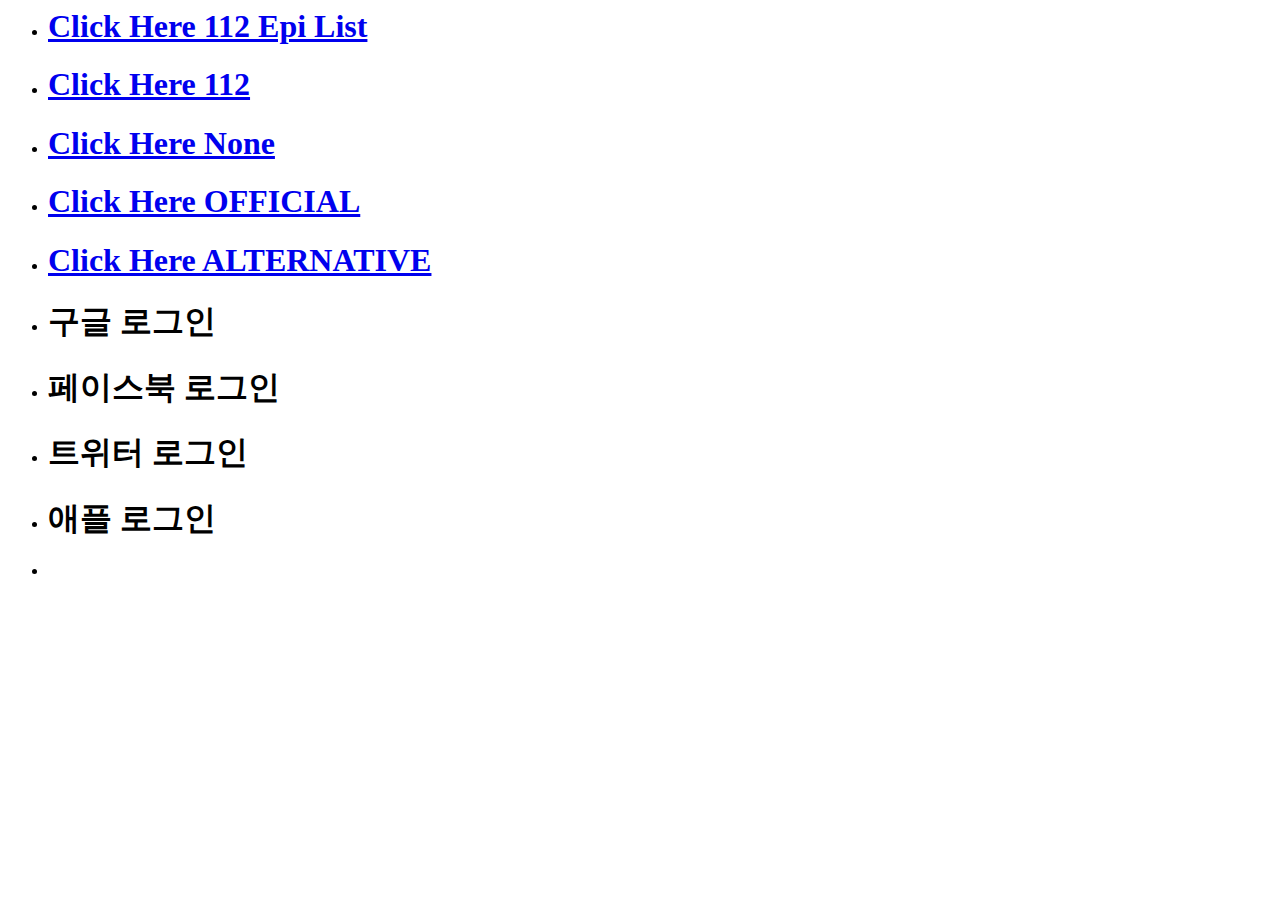
<file: index.html>
<!html>

  <head></head>

  <body>
    <ul>
      <li><a href="toon://open/112">
          <h1>Click Here 112 Epi List</h1>
        </a></li>
      <li><a href="toon://112">
          <h1>Click Here 112</h1>
        </a></li>
      <li><a href="toon://">
          <h1>Click Here None</h1>
        </a></li>
      <li><a href="https://officialcopincomics.app.link?avcc=0">
          <h1>Click Here OFFICIAL</h1>
        </a></li>
      <li><a href="https://officialcopincomics-alternate.app.link?dfsdf=0">
          <h1>Click Here ALTERNATIVE</h1>
        </a></li>
      <li>
        <h1>
          <a onclick="copinLogin('googleLogin');">구글 로그인</a>
        </h1>
      </li>
      <li>
        <h1>
          <a onclick="copinLogin('facebookLogin');">페이스북 로그인</a>
        </h1>
      </li>
      <li>
        <h1>
          <a onclick="copinLogin('twitterLogin');">트위터 로그인</a>
        </h1>
      </li>
      </li>
      <li>
        <h1>
          <a onclick="copinLogin('appleLogin');">애플 로그인</a>
        </h1>
      </li>
      </li>
      </li>
      <li>

    </ul>
    <script>
      function copinLogin(provider) {
        window.webkit.messageHandlers.iOSCopin.postMessage(provider);
      }
    </script>
  </body>

  </html>
</file>
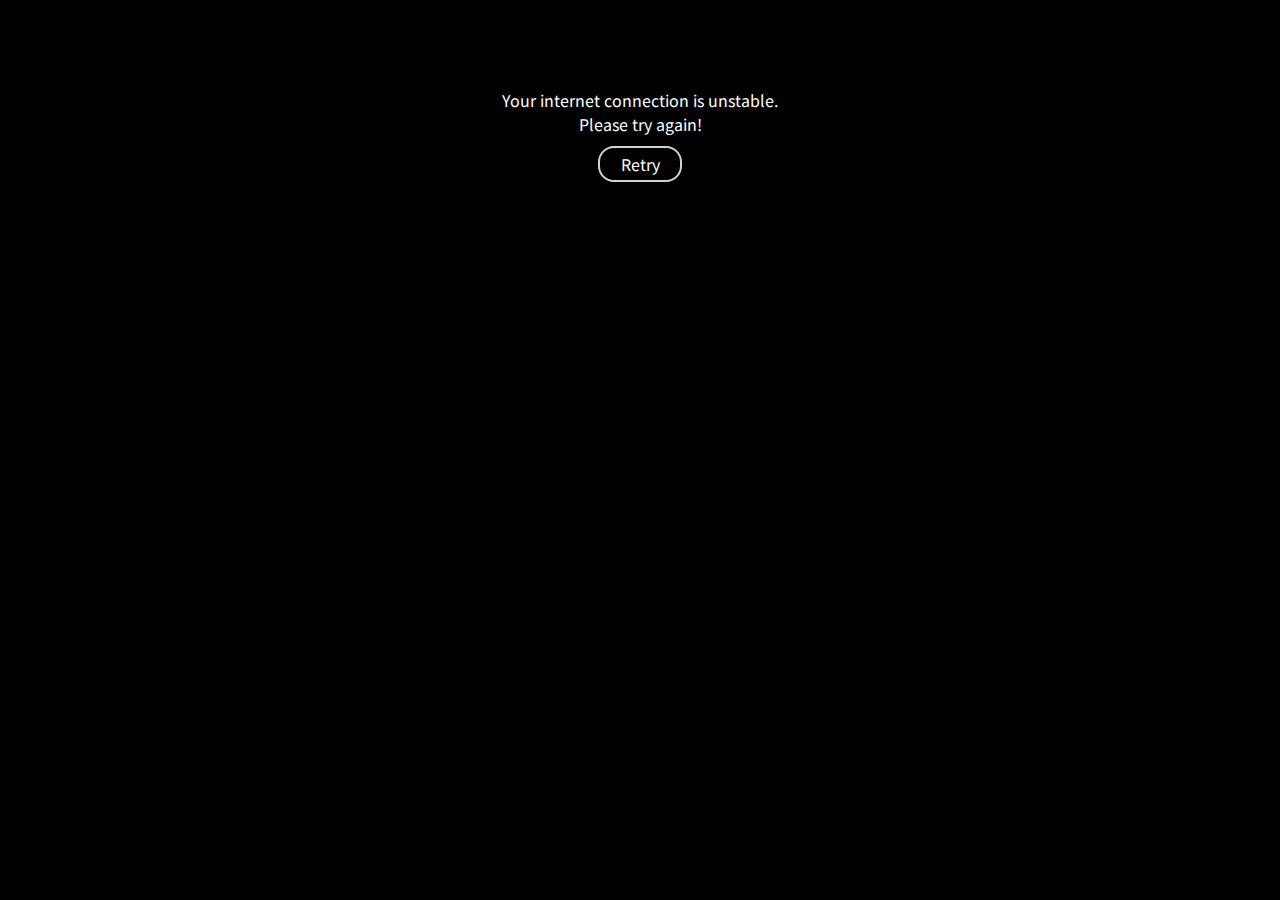
<file: docu.html>
<!DOCTYPE html>
<head>
    <style>
        *{font-family: 'Noto Sans KR', sans-serif;}
        .epiviewloadingindicator { margin-bottom: 10px;}
    </style>
    <link rel="preconnect" href="https://fonts.googleapis.com">
    <link rel="preconnect" href="https://fonts.gstatic.com" crossorigin>
    <link href="https://fonts.googleapis.com/css2?family=Noto+Sans+KR&display=swap" rel="stylesheet">
</head>
<body style="background-color: #000;">
    <div class="epiviewloadingindicator" style="display: none; height: 100px; text-align: center; color: white; background-color: black; padding-top: 80px;">Loading First Image</div>
    <div class="epiviewloadingindicator type1" style="height: 100px; text-align: center; color: white; background-color: black; padding-top: 80px;">
        <div class="title">Loading Image</div>
        <div class="retry" onclick="pro()" style="display: none; border: 2px solid lightgray; border-radius: 16px; padding: 4px 8px; width: 64px; margin: 10px auto;">Retry</div>
    </div>
<script>

    const DURATION = 30;
    const START_TIMER_DELAY = 100;
    const ERROR_POINT = 54;


    /* type1 */
    var title1 = document.querySelector('.type1 .title');
    var retry = document.querySelector('.type1 .retry');
    function pro(){
        console.log('start');
        retry.style.display = 'none'; 
        for (let i=0; i<=44; i++) {
            setTimeout(function(){    
                title1.innerHTML = `Loading Image ${i}%`;
                if (i == 44) {
                    title1.innerHTML = 'Your internet connection is unstable. <br> Please try again!';
                    retry.style.display = 'block';
                }
            }, i*DURATION + START_TIMER_DELAY)
        }
    }
    
    window.onload = pro();
</script>
</html>
</file>
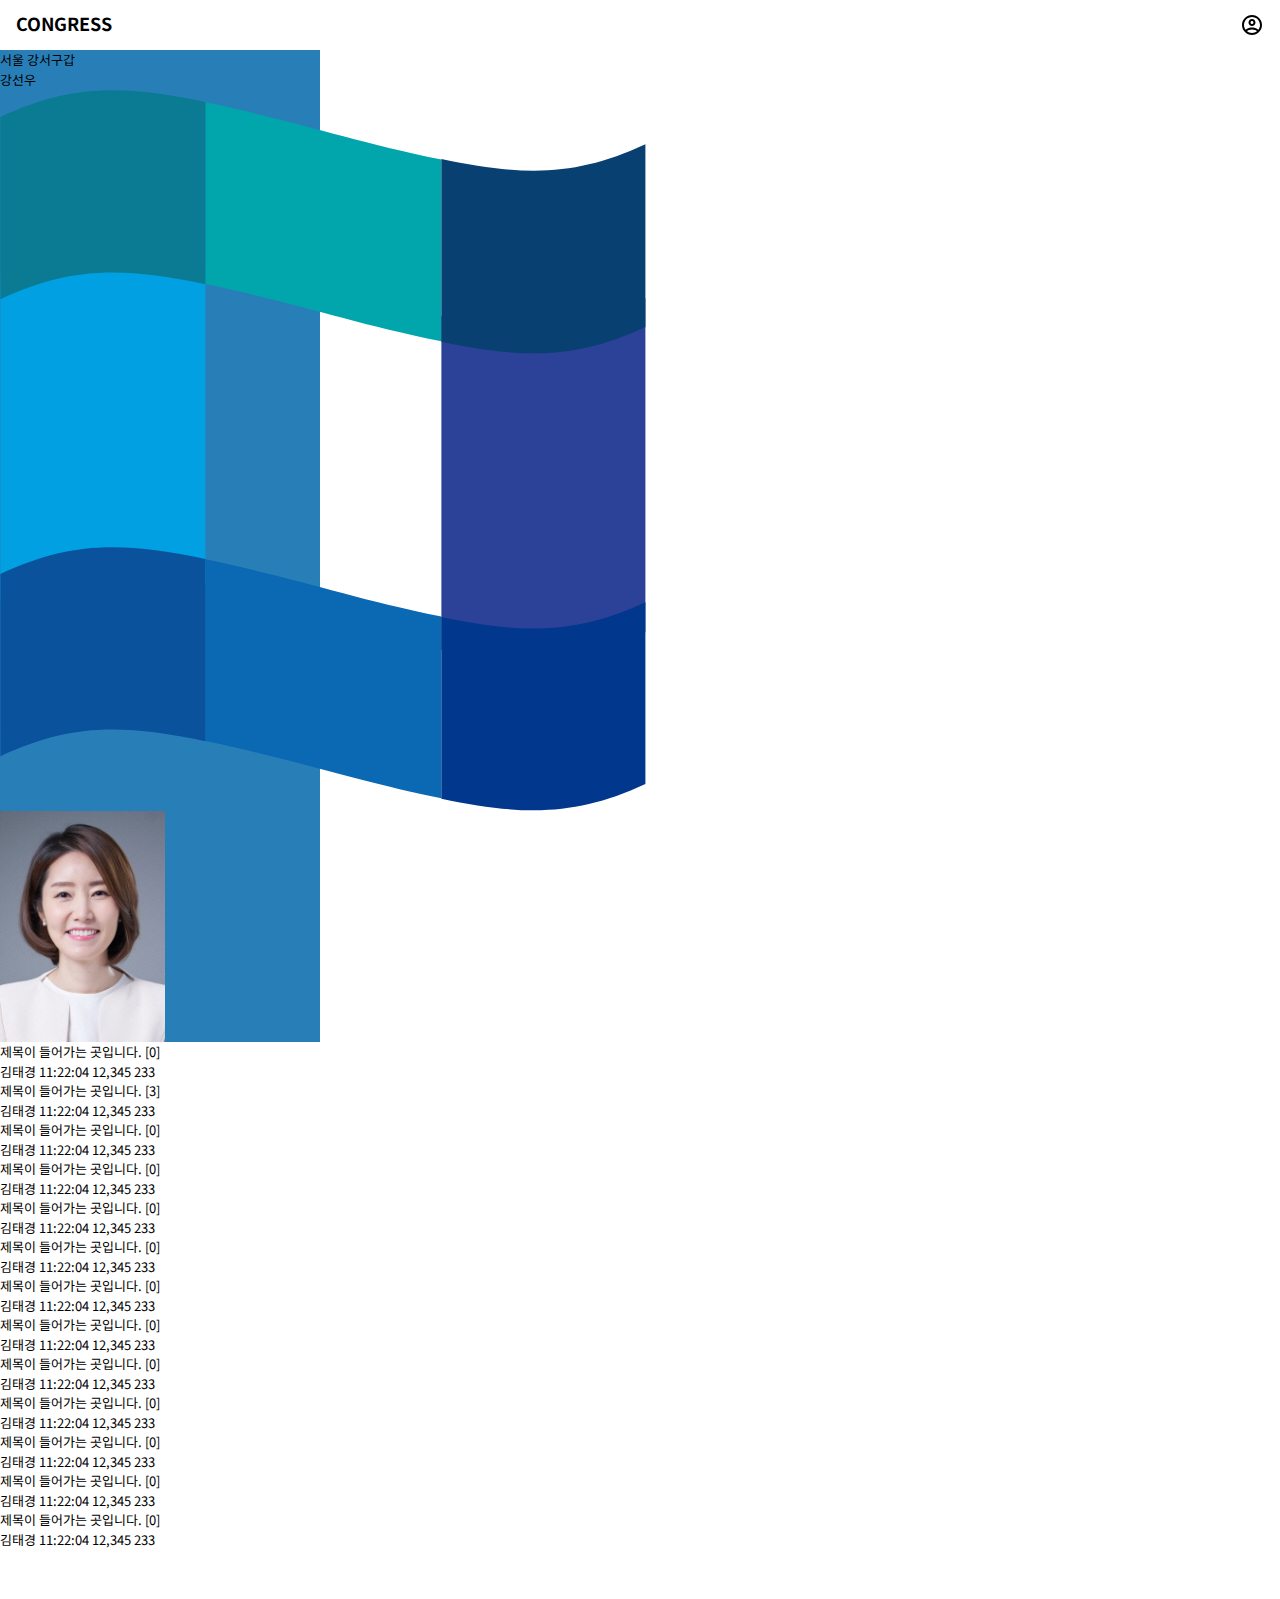
<file: congresswww/forum.html>
<!DOCTYPE html>
<head>
    <meta charset="utf-8">
    <meta http-equiv="X-UA-Compatible" content="IE=edge">
    <meta name="format-detection" content="telephone=no">
    <meta name="viewport" content="width=320, minimum-scale=1.0, maximum-scale=4.0, user-scalable=no">

    <meta name="mobile-web-app-capable" content="yes">
    <meta name="apple-mobile-web-app-capable" content="yes">
    <meta name="apple-mobile-web-app-status-bar-style" content="black-translucent">
    <link rel="stylesheet" href="./css/main.css">
    <link rel="preconnect" href="https://fonts.googleapis.com">
    <link rel="preconnect" href="https://fonts.gstatic.com" crossorigin>
    <link href="https://fonts.googleapis.com/css2?family=Roboto:wght@500&display=swap" rel="stylesheet">
    <script src="js/main.js"></script>
    <title>Congress :: Web</title>
</head>
<body>
    <header>
        <div class="container">
            <div class="titleBox">
                <span class="title">CONGRESS</span>
            </div>
            <div class="toolBox">
                <img src="img/account_circle_black.svg">
            </div>
        </div>
    </header>

    <main id="forum">
        <section class="head">
            <div class="container party-1">
                <div class="headInfo">
                    <div class="district">서울 강서구갑</div>
                    <div class="memberName">강선우</div>
                </div>
                
                <div class="memberThumb">
                    <div class="infoBox">
                        <img class="partyIcon" src="img/partyicon1.svg">
                    </div>
                    <img class="thumb" src="img/member1.jpg">
                </div>
            </div>
        </section>

        <section class="board">
            <div class="container">
                <ul>
                    <li>
                        <div class="row1">
                            <span class="title">제목이 들어가는 곳입니다.</span>
                            <span class="reply">[0]</span>
                            <span class="isNew"></span>
                            <span class="hasImage"></span>
                        </div>
                        <div class="row2">
                            <span class="wrighter">김태경</span>
                            <span class="createTime">11:22:04</span>
                            <span class="viewCount">12,345</span>
                            <sapn class="likeCount">233</sapn>
                        </div>
                    </li>
                    <li>
                        <div class="row1">
                            <span class="title">제목이 들어가는 곳입니다.</span>
                            <span class="reply">[3]</span>
                            <span class="isNew"></span>
                            <span class="hasImage"></span>
                        </div>
                        <div class="row2">
                            <span class="wrighter">김태경</span>
                            <span class="createTime">11:22:04</span>
                            <span class="viewCount">12,345</span>
                            <sapn class="likeCount">233</sapn>
                        </div>
                    </li>
                    <li>
                        <div class="row1">
                            <span class="title">제목이 들어가는 곳입니다.</span>
                            <span class="reply">[0]</span>
                            <span class="isNew"></span>
                            <span class="hasImage"></span>
                        </div>
                        <div class="row2">
                            <span class="wrighter">김태경</span>
                            <span class="createTime">11:22:04</span>
                            <span class="viewCount">12,345</span>
                            <sapn class="likeCount">233</sapn>
                        </div>
                    </li>
                    <li>
                        <div class="row1">
                            <span class="title">제목이 들어가는 곳입니다.</span>
                            <span class="reply">[0]</span>
                            <span class="isNew"></span>
                            <span class="hasImage"></span>
                        </div>
                        <div class="row2">
                            <span class="wrighter">김태경</span>
                            <span class="createTime">11:22:04</span>
                            <span class="viewCount">12,345</span>
                            <sapn class="likeCount">233</sapn>
                        </div>
                    </li>
                    <li>
                        <div class="row1">
                            <span class="title">제목이 들어가는 곳입니다.</span>
                            <span class="reply">[0]</span>
                            <span class="isNew"></span>
                            <span class="hasImage"></span>
                        </div>
                        <div class="row2">
                            <span class="wrighter">김태경</span>
                            <span class="createTime">11:22:04</span>
                            <span class="viewCount">12,345</span>
                            <sapn class="likeCount">233</sapn>
                        </div>
                    </li>
                    <li>
                        <div class="row1">
                            <span class="title">제목이 들어가는 곳입니다.</span>
                            <span class="reply">[0]</span>
                            <span class="isNew"></span>
                            <span class="hasImage"></span>
                        </div>
                        <div class="row2">
                            <span class="wrighter">김태경</span>
                            <span class="createTime">11:22:04</span>
                            <span class="viewCount">12,345</span>
                            <sapn class="likeCount">233</sapn>
                        </div>
                    </li>
                    <li>
                        <div class="row1">
                            <span class="title">제목이 들어가는 곳입니다.</span>
                            <span class="reply">[0]</span>
                            <span class="isNew"></span>
                            <span class="hasImage"></span>
                        </div>
                        <div class="row2">
                            <span class="wrighter">김태경</span>
                            <span class="createTime">11:22:04</span>
                            <span class="viewCount">12,345</span>
                            <sapn class="likeCount">233</sapn>
                        </div>
                    </li>
                    <li>
                        <div class="row1">
                            <span class="title">제목이 들어가는 곳입니다.</span>
                            <span class="reply">[0]</span>
                            <span class="isNew"></span>
                            <span class="hasImage"></span>
                        </div>
                        <div class="row2">
                            <span class="wrighter">김태경</span>
                            <span class="createTime">11:22:04</span>
                            <span class="viewCount">12,345</span>
                            <sapn class="likeCount">233</sapn>
                        </div>
                    </li>
                    <li>
                        <div class="row1">
                            <span class="title">제목이 들어가는 곳입니다.</span>
                            <span class="reply">[0]</span>
                            <span class="isNew"></span>
                            <span class="hasImage"></span>
                        </div>
                        <div class="row2">
                            <span class="wrighter">김태경</span>
                            <span class="createTime">11:22:04</span>
                            <span class="viewCount">12,345</span>
                            <sapn class="likeCount">233</sapn>
                        </div>
                    </li>
                    <li>
                        <div class="row1">
                            <span class="title">제목이 들어가는 곳입니다.</span>
                            <span class="reply">[0]</span>
                            <span class="isNew"></span>
                            <span class="hasImage"></span>
                        </div>
                        <div class="row2">
                            <span class="wrighter">김태경</span>
                            <span class="createTime">11:22:04</span>
                            <span class="viewCount">12,345</span>
                            <sapn class="likeCount">233</sapn>
                        </div>
                    </li>
                    <li>
                        <div class="row1">
                            <span class="title">제목이 들어가는 곳입니다.</span>
                            <span class="reply">[0]</span>
                            <span class="isNew"></span>
                            <span class="hasImage"></span>
                        </div>
                        <div class="row2">
                            <span class="wrighter">김태경</span>
                            <span class="createTime">11:22:04</span>
                            <span class="viewCount">12,345</span>
                            <sapn class="likeCount">233</sapn>
                        </div>
                    </li>
                    <li>
                        <div class="row1">
                            <span class="title">제목이 들어가는 곳입니다.</span>
                            <span class="reply">[0]</span>
                            <span class="isNew"></span>
                            <span class="hasImage"></span>
                        </div>
                        <div class="row2">
                            <span class="wrighter">김태경</span>
                            <span class="createTime">11:22:04</span>
                            <span class="viewCount">12,345</span>
                            <sapn class="likeCount">233</sapn>
                        </div>
                    </li>
                    <li>
                        <div class="row1">
                            <span class="title">제목이 들어가는 곳입니다.</span>
                            <span class="reply">[0]</span>
                            <span class="isNew"></span>
                            <span class="hasImage"></span>
                        </div>
                        <div class="row2">
                            <span class="wrighter">김태경</span>
                            <span class="createTime">11:22:04</span>
                            <span class="viewCount">12,345</span>
                            <sapn class="likeCount">233</sapn>
                        </div>
                    </li>
                </ul>
            </div>
        </section>
    </main>
    <footer>

    </footer>
</body>
</html>
</file>
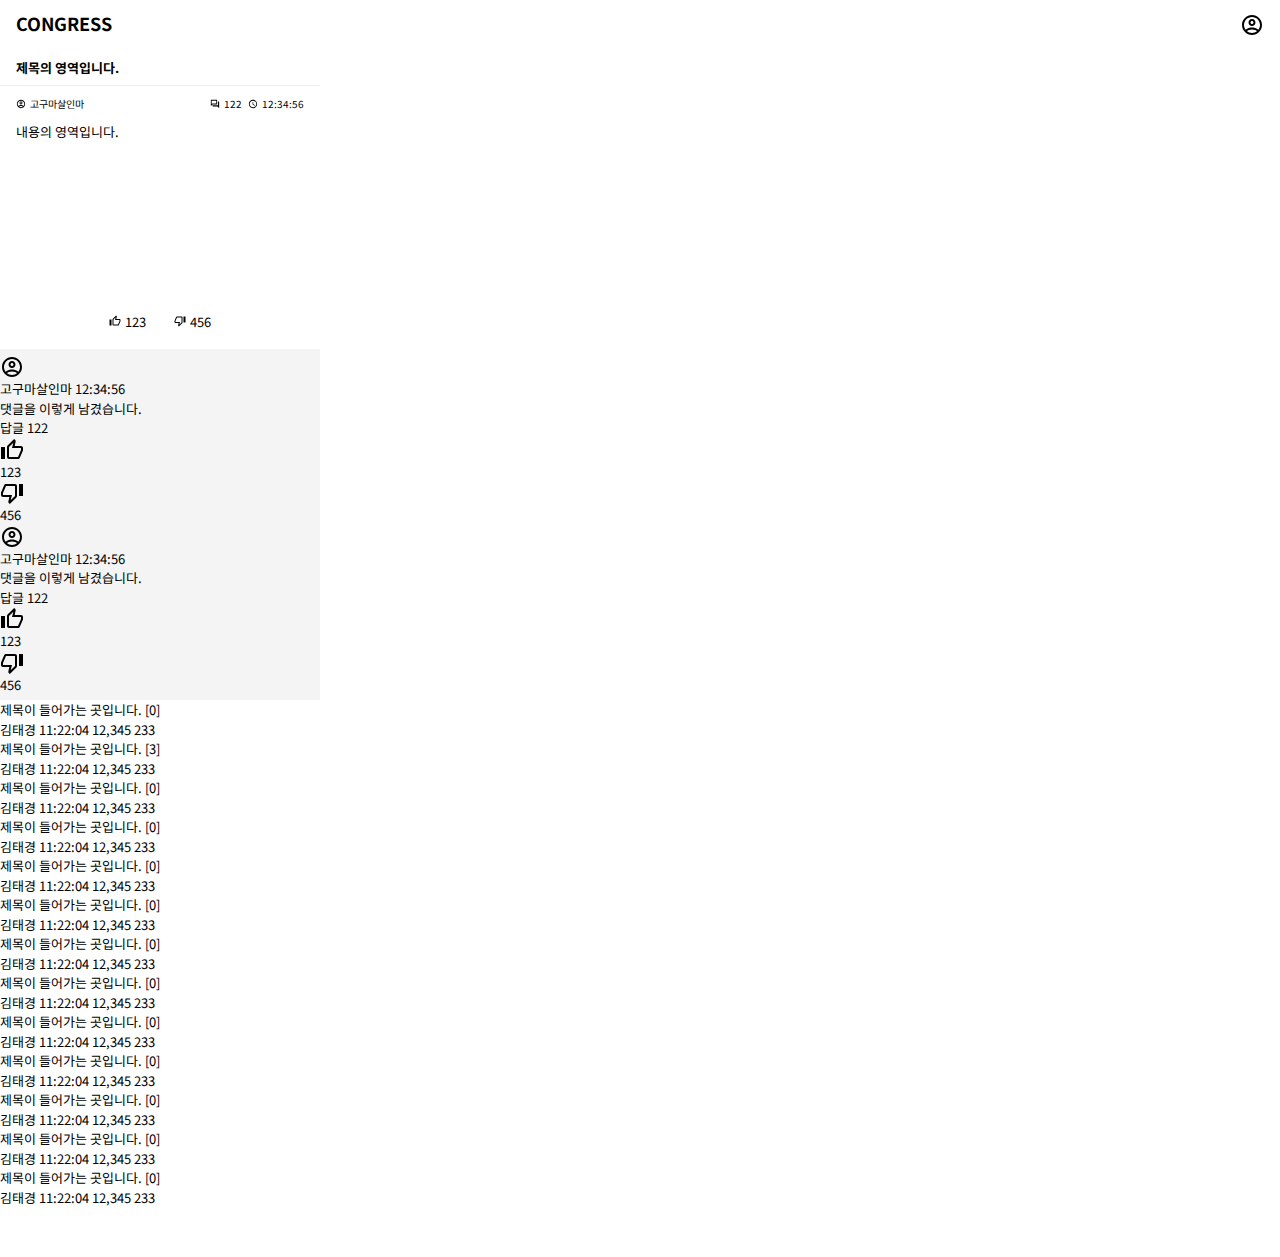
<file: congresswww/post.html>
<!DOCTYPE html>

<head>
    <meta charset="utf-8">
    <meta http-equiv="X-UA-Compatible" content="IE=edge">
    <meta name="format-detection" content="telephone=no">
    <meta name="viewport" content="width=320, minimum-scale=1.0, maximum-scale=4.0, user-scalable=no">

    <meta name="mobile-web-app-capable" content="yes">
    <meta name="apple-mobile-web-app-capable" content="yes">
    <meta name="apple-mobile-web-app-status-bar-style" content="black-translucent">
    <link rel="stylesheet" href="./css/main.css">
    <link rel="preconnect" href="https://fonts.googleapis.com">
    <link rel="preconnect" href="https://fonts.gstatic.com" crossorigin>
    <link href="https://fonts.googleapis.com/css2?family=Roboto:wght@500&display=swap" rel="stylesheet">
    <script src="js/main.js"></script>
    <title>Congress :: Web</title>
</head>

<body>
    <header>
        <div class="container">
            <div class="titleBox">
                <span class="title">CONGRESS</span>
            </div>
            <div class="toolBox">
                <img src="img/account_circle_black.svg">
            </div>
        </div>
    </header>

    <main id="post">

        <section class="contents">
            <div class="container">

                <div class="titleBox">
                    <span class="title">제목의 영역입니다.</span>
                </div>

                <div class="articleBox">                    
                    <div class="info">
                        <div class="writer">
                            <img src="img/account_circle_black.svg">
                            <span>고구마살인마</span>
                        </div>
                        <div class="replyCount">
                            <img src="img/question_answer_black.svg">
                            <span>122</span>
                        </div>
                        <div class="createTime">
                            <img src="img/schedule_black.svg">
                            <span class="createTime">12:34:56</span>
                        </div>
                    </div>

                    <div class="article">
                        내용의 영역입니다.
                    </div>

                    <div class="response">
                        <div class="likeBox">
                            <img src="img/thumb_up_black.svg">
                            <span>123</span>
                        </div>
                        <div class="dislikeBox">
                            <img src="img/thumb_down_black.svg">
                            <span>456</span>
                        </div>
                    </div>
                </div>

                <div class="replyBox">
                    <ul>
                        <li>                            
                            <div class="reply">
                                <div class="info">
                                    <div class="thumb">
                                        <img src="img/account_circle_black.svg">
                                    </div>
                                    <div class="detail">
                                        <span class="writer">고구마살인마</span>
                                        <span class="createTime">12:34:56</span>                                                                                
                                    </div>                                    
                                </div>
                                <div class="comment">
                                    <span>댓글을 이렇게 남겼습니다.</span>                                    
                                </div>
                                <div class="response">
                                    <div class="replyCount">
                                        <span>답글 122</span>
                                    </div>
                                    <div class="likes">
                                        <div class="likeBox">
                                            <img src="img/thumb_up_black.svg">
                                            <span>123</span>
                                        </div>
                                        <div class="dislikeBox">
                                            <img src="img/thumb_down_black.svg">
                                            <span>456</span>
                                        </div>
                                    </div>
                                </div>
        
                            </div>
                        </li>
                        <li>                            
                            <div class="reply">
                                <div class="info">
                                    <div class="thumb">
                                        <img src="img/account_circle_black.svg">
                                    </div>
                                    <div class="detail">
                                        <span class="writer">고구마살인마</span>
                                        <span class="createTime">12:34:56</span>                                                                                
                                    </div>                                    
                                </div>
                                <div class="comment">
                                    <span>댓글을 이렇게 남겼습니다.</span>                                    
                                </div>
                                <div class="response">
                                    <div class="replyCount">
                                        <span>답글 122</span>
                                    </div>
                                    <div class="likes">
                                        <div class="likeBox">
                                            <img src="img/thumb_up_black.svg">
                                            <span>123</span>
                                        </div>
                                        <div class="dislikeBox">
                                            <img src="img/thumb_down_black.svg">
                                            <span>456</span>
                                        </div>
                                    </div>
                                </div>
        
                            </div>
                        </li>
                    </ul>

                </div>

            </div>
        </section>

        <section class="board">
            <div class="container">
                <ul>
                    <li>
                        <div class="row1">
                            <span class="title">제목이 들어가는 곳입니다.</span>
                            <span class="reply">[0]</span>
                            <span class="isNew"></span>
                            <span class="hasImage"></span>
                        </div>
                        <div class="row2">
                            <span class="wrighter">김태경</span>
                            <span class="createTime">11:22:04</span>
                            <span class="viewCount">12,345</span>
                            <sapn class="likeCount">233</sapn>
                        </div>
                    </li>
                    <li>
                        <div class="row1">
                            <span class="title">제목이 들어가는 곳입니다.</span>
                            <span class="reply">[3]</span>
                            <span class="isNew"></span>
                            <span class="hasImage"></span>
                        </div>
                        <div class="row2">
                            <span class="wrighter">김태경</span>
                            <span class="createTime">11:22:04</span>
                            <span class="viewCount">12,345</span>
                            <sapn class="likeCount">233</sapn>
                        </div>
                    </li>
                    <li>
                        <div class="row1">
                            <span class="title">제목이 들어가는 곳입니다.</span>
                            <span class="reply">[0]</span>
                            <span class="isNew"></span>
                            <span class="hasImage"></span>
                        </div>
                        <div class="row2">
                            <span class="wrighter">김태경</span>
                            <span class="createTime">11:22:04</span>
                            <span class="viewCount">12,345</span>
                            <sapn class="likeCount">233</sapn>
                        </div>
                    </li>
                    <li>
                        <div class="row1">
                            <span class="title">제목이 들어가는 곳입니다.</span>
                            <span class="reply">[0]</span>
                            <span class="isNew"></span>
                            <span class="hasImage"></span>
                        </div>
                        <div class="row2">
                            <span class="wrighter">김태경</span>
                            <span class="createTime">11:22:04</span>
                            <span class="viewCount">12,345</span>
                            <sapn class="likeCount">233</sapn>
                        </div>
                    </li>
                    <li>
                        <div class="row1">
                            <span class="title">제목이 들어가는 곳입니다.</span>
                            <span class="reply">[0]</span>
                            <span class="isNew"></span>
                            <span class="hasImage"></span>
                        </div>
                        <div class="row2">
                            <span class="wrighter">김태경</span>
                            <span class="createTime">11:22:04</span>
                            <span class="viewCount">12,345</span>
                            <sapn class="likeCount">233</sapn>
                        </div>
                    </li>
                    <li>
                        <div class="row1">
                            <span class="title">제목이 들어가는 곳입니다.</span>
                            <span class="reply">[0]</span>
                            <span class="isNew"></span>
                            <span class="hasImage"></span>
                        </div>
                        <div class="row2">
                            <span class="wrighter">김태경</span>
                            <span class="createTime">11:22:04</span>
                            <span class="viewCount">12,345</span>
                            <sapn class="likeCount">233</sapn>
                        </div>
                    </li>
                    <li>
                        <div class="row1">
                            <span class="title">제목이 들어가는 곳입니다.</span>
                            <span class="reply">[0]</span>
                            <span class="isNew"></span>
                            <span class="hasImage"></span>
                        </div>
                        <div class="row2">
                            <span class="wrighter">김태경</span>
                            <span class="createTime">11:22:04</span>
                            <span class="viewCount">12,345</span>
                            <sapn class="likeCount">233</sapn>
                        </div>
                    </li>
                    <li>
                        <div class="row1">
                            <span class="title">제목이 들어가는 곳입니다.</span>
                            <span class="reply">[0]</span>
                            <span class="isNew"></span>
                            <span class="hasImage"></span>
                        </div>
                        <div class="row2">
                            <span class="wrighter">김태경</span>
                            <span class="createTime">11:22:04</span>
                            <span class="viewCount">12,345</span>
                            <sapn class="likeCount">233</sapn>
                        </div>
                    </li>
                    <li>
                        <div class="row1">
                            <span class="title">제목이 들어가는 곳입니다.</span>
                            <span class="reply">[0]</span>
                            <span class="isNew"></span>
                            <span class="hasImage"></span>
                        </div>
                        <div class="row2">
                            <span class="wrighter">김태경</span>
                            <span class="createTime">11:22:04</span>
                            <span class="viewCount">12,345</span>
                            <sapn class="likeCount">233</sapn>
                        </div>
                    </li>
                    <li>
                        <div class="row1">
                            <span class="title">제목이 들어가는 곳입니다.</span>
                            <span class="reply">[0]</span>
                            <span class="isNew"></span>
                            <span class="hasImage"></span>
                        </div>
                        <div class="row2">
                            <span class="wrighter">김태경</span>
                            <span class="createTime">11:22:04</span>
                            <span class="viewCount">12,345</span>
                            <sapn class="likeCount">233</sapn>
                        </div>
                    </li>
                    <li>
                        <div class="row1">
                            <span class="title">제목이 들어가는 곳입니다.</span>
                            <span class="reply">[0]</span>
                            <span class="isNew"></span>
                            <span class="hasImage"></span>
                        </div>
                        <div class="row2">
                            <span class="wrighter">김태경</span>
                            <span class="createTime">11:22:04</span>
                            <span class="viewCount">12,345</span>
                            <sapn class="likeCount">233</sapn>
                        </div>
                    </li>
                    <li>
                        <div class="row1">
                            <span class="title">제목이 들어가는 곳입니다.</span>
                            <span class="reply">[0]</span>
                            <span class="isNew"></span>
                            <span class="hasImage"></span>
                        </div>
                        <div class="row2">
                            <span class="wrighter">김태경</span>
                            <span class="createTime">11:22:04</span>
                            <span class="viewCount">12,345</span>
                            <sapn class="likeCount">233</sapn>
                        </div>
                    </li>
                    <li>
                        <div class="row1">
                            <span class="title">제목이 들어가는 곳입니다.</span>
                            <span class="reply">[0]</span>
                            <span class="isNew"></span>
                            <span class="hasImage"></span>
                        </div>
                        <div class="row2">
                            <span class="wrighter">김태경</span>
                            <span class="createTime">11:22:04</span>
                            <span class="viewCount">12,345</span>
                            <sapn class="likeCount">233</sapn>
                        </div>
                    </li>
                </ul>
            </div>
        </section>

    </main>
    <footer>

    </footer>
</body>

</html>
</file>
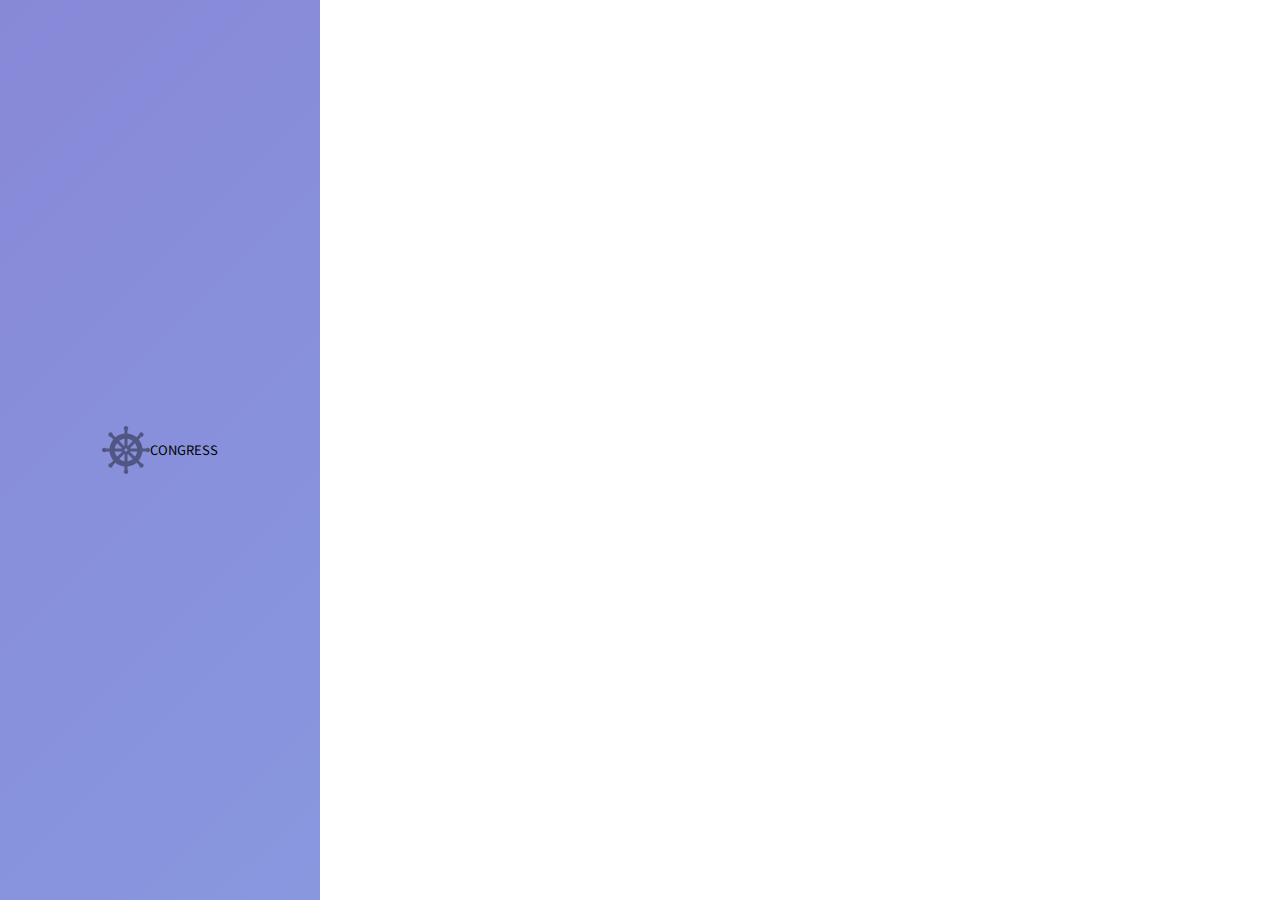
<file: congresswww/view/entry.html>
<!DOCTYPE html>

<head>
    <meta charset="utf-8">
    <meta http-equiv="X-UA-Compatible" content="IE=edge">
    <meta name="format-detection" content="telephone=no">
    <meta name="viewport" content="width=320, minimum-scale=1.0, maximum-scale=4.0, user-scalable=no">

    <meta name="mobile-web-app-capable" content="yes">
    <meta name="apple-mobile-web-app-capable" content="yes">
    <meta name="apple-mobile-web-app-status-bar-style" content="black-translucent">
    <link rel="stylesheet" href="../css/main.css" >
    <link rel="preconnect" href="https://fonts.googleapis.com">
    <link rel="preconnect" href="https://fonts.gstatic.com" crossorigin>
    <link href="https://fonts.googleapis.com/css2?family=Roboto:wght@500&display=swap" rel="stylesheet">
    <script src="../js/main.js"></script>
    <title>Congress :: Web</title>
</head>

<body>
    <main id="entry">
        <img src="../img/comm1.svg" alt="logo">
        <div>CONGRESS</div>
    </main>
</body>

</html>
</file>
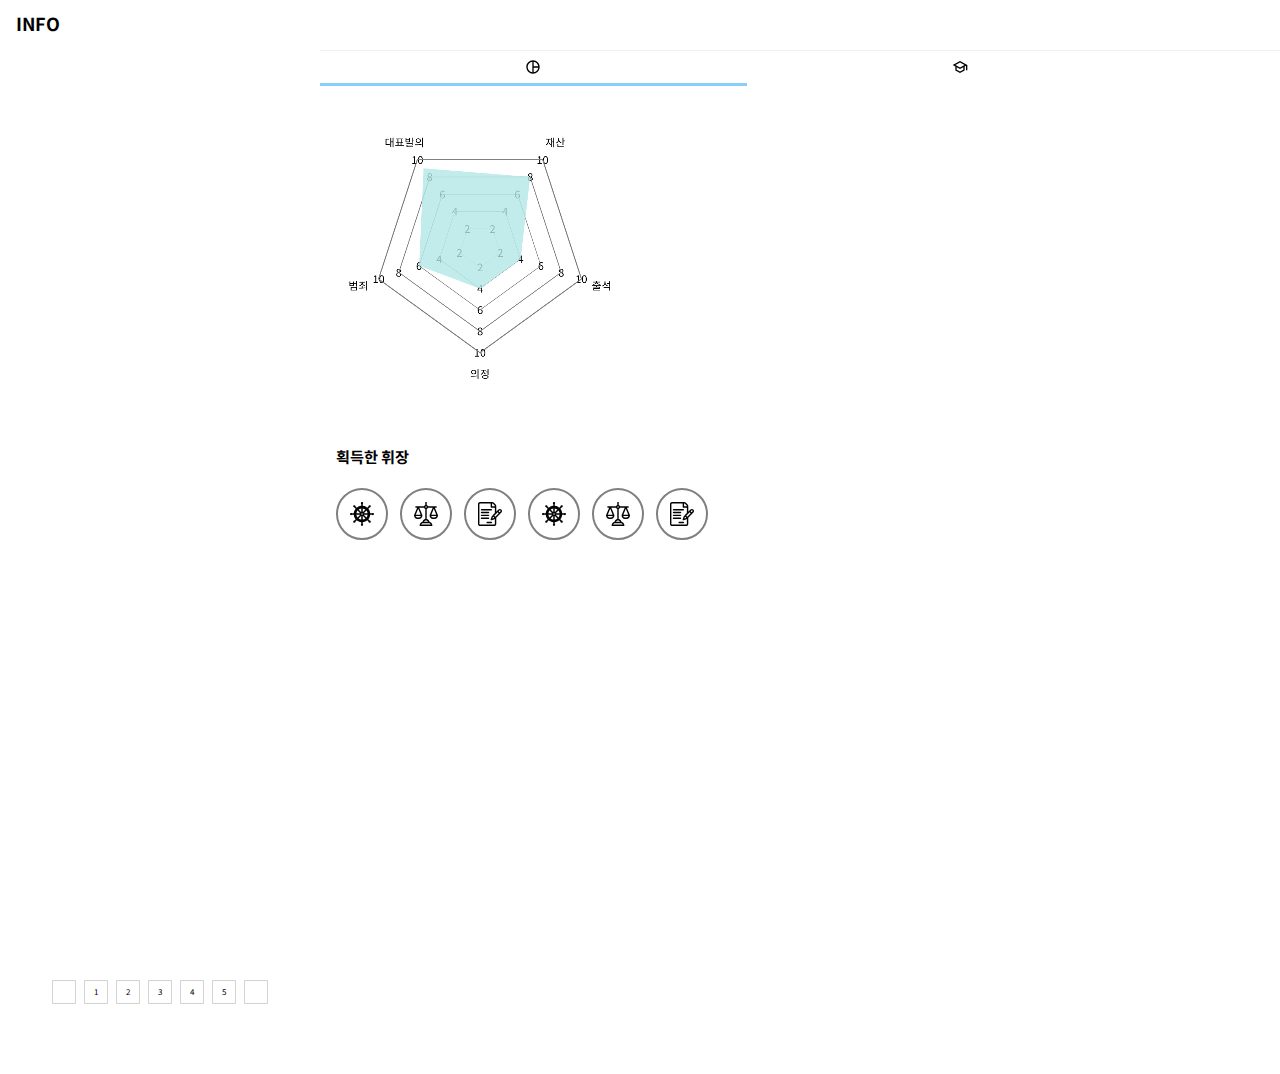
<file: congresswww/view/forum.html>
<!DOCTYPE html>

<head>
    <meta charset="utf-8">
    <meta http-equiv="X-UA-Compatible" content="IE=edge">
    <meta name="format-detection" content="telephone=no">
    <meta name="viewport" content="width=320, minimum-scale=1.0, maximum-scale=4.0, user-scalable=no">

    <meta name="mobile-web-app-capable" content="yes">
    <meta name="apple-mobile-web-app-capable" content="yes">
    <meta name="apple-mobile-web-app-status-bar-style" content="black-translucent">
    <link rel="stylesheet" href="../css/main.css">
    <link rel="preconnect" href="https://fonts.googleapis.com">
    <link rel="preconnect" href="https://fonts.gstatic.com" crossorigin>
    <link href="https://fonts.googleapis.com/css2?family=Roboto:wght@500&display=swap" rel="stylesheet">
    <title>Congress :: Web</title>
</head>

<body>

    <header>
        <div class="container">
            <div class="titleBox">
                <span class="title">CONGRESS</span>
            </div>
            <div class="toolBox">
                <img src="../img/account_circle_black.svg">
            </div>
        </div>
    </header>

    <main id="forum">

        <section class="member">
            <div class="container party-1">
                <div class="memberThumb">
                    <img class="thumb" src="../img/member/m002.png">
                </div>

                <div class="memberInfo">
                    <div class="infoBox">
                        <span class="district">서울 강서구갑</span>
                        <span class="party">| 더불어민주당</span>
                    </div>
                    <span class="memberName">강선우</span>
                    <div class="infoBox">
                        <span class="committee">예산결산특별위원회, 보건복지위원회</span>
                    </div>
                </div>
            </div>
            <div class="bgIcon">
                <img src="../img/partyicon1.svg">
            </div>
            <div class="linkTo">
                <span></span>
            </div>
        </section>

        

        <section class="board">
            <div class="container">
                <ul class="list">
                    <li>
                        <div class="row1">
                            <span class="title">제목이 들어가는 곳입니다.</span>
                            <span class="reply">[0]</span>
                            <span class="isNew"></span>
                            <span class="hasImage"></span>
                        </div>
                        <div class="row2">
                            <span class="wrighter">김태경</span>
                            <span class="createTime">11:22:04</span>
                            <span class="viewCount">12,345</span>
                            <sapn class="likeCount">233</sapn>
                        </div>
                    </li>
                    <li>
                        <div class="row1">
                            <span class="title">제목이 들어가는 곳입니다.</span>
                            <span class="reply">[3]</span>
                            <span class="isNew"></span>
                            <span class="hasImage"></span>
                        </div>
                        <div class="row2">
                            <span class="wrighter">김태경</span>
                            <span class="createTime">11:22:04</span>
                            <span class="viewCount">12,345</span>
                            <sapn class="likeCount">233</sapn>
                        </div>
                    </li>
                    <li>
                        <div class="row1">
                            <span class="title">제목이 들어가는 곳입니다.</span>
                            <span class="reply">[0]</span>
                            <span class="isNew"></span>
                            <span class="hasImage"></span>
                        </div>
                        <div class="row2">
                            <span class="wrighter">김태경</span>
                            <span class="createTime">11:22:04</span>
                            <span class="viewCount">12,345</span>
                            <sapn class="likeCount">233</sapn>
                        </div>
                    </li>
                    <li>
                        <div class="row1">
                            <span class="title">제목이 들어가는 곳입니다.</span>
                            <span class="reply">[0]</span>
                            <span class="isNew"></span>
                            <span class="hasImage"></span>
                        </div>
                        <div class="row2">
                            <span class="wrighter">김태경</span>
                            <span class="createTime">11:22:04</span>
                            <span class="viewCount">12,345</span>
                            <sapn class="likeCount">233</sapn>
                        </div>
                    </li>
                    <li>
                        <div class="row1">
                            <span class="title">제목이 들어가는 곳입니다.</span>
                            <span class="reply">[0]</span>
                            <span class="isNew"></span>
                            <span class="hasImage"></span>
                        </div>
                        <div class="row2">
                            <span class="wrighter">김태경</span>
                            <span class="createTime">11:22:04</span>
                            <span class="viewCount">12,345</span>
                            <sapn class="likeCount">233</sapn>
                        </div>
                    </li>
                    <li>
                        <div class="row1">
                            <span class="title">제목이 들어가는 곳입니다.</span>
                            <span class="reply">[0]</span>
                            <span class="isNew"></span>
                            <span class="hasImage"></span>
                        </div>
                        <div class="row2">
                            <span class="wrighter">김태경</span>
                            <span class="createTime">11:22:04</span>
                            <span class="viewCount">12,345</span>
                            <sapn class="likeCount">233</sapn>
                        </div>
                    </li>
                    <li>
                        <div class="row1">
                            <span class="title">제목이 들어가는 곳입니다.</span>
                            <span class="reply">[0]</span>
                            <span class="isNew"></span>
                            <span class="hasImage"></span>
                        </div>
                        <div class="row2">
                            <span class="wrighter">김태경</span>
                            <span class="createTime">11:22:04</span>
                            <span class="viewCount">12,345</span>
                            <sapn class="likeCount">233</sapn>
                        </div>
                    </li>
                    <li>
                        <div class="row1">
                            <span class="title">제목이 들어가는 곳입니다.</span>
                            <span class="reply">[0]</span>
                            <span class="isNew"></span>
                            <span class="hasImage"></span>
                        </div>
                        <div class="row2">
                            <span class="wrighter">김태경</span>
                            <span class="createTime">11:22:04</span>
                            <span class="viewCount">12,345</span>
                            <sapn class="likeCount">233</sapn>
                        </div>
                    </li>
                    <li>
                        <div class="row1">
                            <span class="title">제목이 들어가는 곳입니다.</span>
                            <span class="reply">[0]</span>
                            <span class="isNew"></span>
                            <span class="hasImage"></span>
                        </div>
                        <div class="row2">
                            <span class="wrighter">김태경</span>
                            <span class="createTime">11:22:04</span>
                            <span class="viewCount">12,345</span>
                            <sapn class="likeCount">233</sapn>
                        </div>
                    </li>
                    <li>
                        <div class="row1">
                            <span class="title">제목이 들어가는 곳입니다.</span>
                            <span class="reply">[0]</span>
                            <span class="isNew"></span>
                            <span class="hasImage"></span>
                        </div>
                        <div class="row2">
                            <span class="wrighter">김태경</span>
                            <span class="createTime">11:22:04</span>
                            <span class="viewCount">12,345</span>
                            <sapn class="likeCount">233</sapn>
                        </div>
                    </li>
                    <li>
                        <div class="row1">
                            <span class="title">제목이 들어가는 곳입니다.</span>
                            <span class="reply">[0]</span>
                            <span class="isNew"></span>
                            <span class="hasImage"></span>
                        </div>
                        <div class="row2">
                            <span class="wrighter">김태경</span>
                            <span class="createTime">11:22:04</span>
                            <span class="viewCount">12,345</span>
                            <sapn class="likeCount">233</sapn>
                        </div>
                    </li>
                    <li>
                        <div class="row1">
                            <span class="title">제목이 들어가는 곳입니다.</span>
                            <span class="reply">[0]</span>
                            <span class="isNew"></span>
                            <span class="hasImage"></span>
                        </div>
                        <div class="row2">
                            <span class="wrighter">김태경</span>
                            <span class="createTime">11:22:04</span>
                            <span class="viewCount">12,345</span>
                            <sapn class="likeCount">233</sapn>
                        </div>
                    </li>
                    <li>
                        <div class="row1">
                            <span class="title">제목이 들어가는 곳입니다.</span>
                            <span class="reply">[0]</span>
                            <span class="isNew"></span>
                            <span class="hasImage"></span>
                        </div>
                        <div class="row2">
                            <span class="wrighter">김태경</span>
                            <span class="createTime">11:22:04</span>
                            <span class="viewCount">12,345</span>
                            <sapn class="likeCount">233</sapn>
                        </div>
                    </li>
                </ul>
                <ul class="pagenation">
                    <li></li>
                    <li>1</li>
                    <li>2</li>
                    <li>3</li>
                    <li>4</li>
                    <li>5</li>
                    <li></li>
                </ul>
            </div>
        </section>

        

    </main>

    <!-- floating button -->
    <div class="fbBox">

        <div class="top">
            <div class="detail">
                <span>최상단</span>
            </div>
            <div class="btn">
                <img src="../img/keyboard_arrow_up_black.svg">
            </div>
        </div>

        <div class="search">
            <div class="detail">
                <span>찾기</span>
            </div>
            <div class="btn">
                <img src="../img/search_black.svg">
            </div>
        </div>

        <div class="new">
            <div class="detail">
                <span>글쓰기</span>
            </div>
            <div class="btn">
                <img src="../img/edit_black.svg">
            </div>
        </div>


        <div class="toggle">
            <div class="detail">
                <span>취소</span>
            </div>
            <div class="btn">
                <img src="../img/add_black.svg">
            </div>
        </div>



    </div>

    <!-- sliding panel -->
    <div id="slideInfo" class="slidePanel">

        <header >
            <div class="container">
                <div class="titleBox">
                    <span class="title">INFO</span>
                </div>
                <div class="toolBox">
                    <img class="closeBtn" src="../img/add_black.svg" style="transform: rotate(45deg);">
                </div>
            </div>
        </header >
    
        <main id="member">
    
            <section id='tabview' class="tabView">
                <div class="tabBox">
                    <div class="tab">
                        <img src="../img/pie_chart_black.svg" alt="chart">
                    </div>
                    <div class="tab">
                        <img src="../img/school_black.svg" alt="school">
                    </div>
                    <div class="tab">
                        <img src="../img/info_black.svg" alt="info">
                    </div>
                </div>
    
                <div class="activeNav"></div>
    
                <div class="contentBox">
                    <div class="content">
                        <canvas id="mycvs" width="900" height="900" >
                        </canvas>
                    </div>
                    <div class="content">
                        <ul>
                            <li>이화여자대학교 사범대학 영어교육학과 학사</li>
                            <li>이화여자대학교 대학원 소비자인간발달학과 석사</li>
                            <li>미국 위스콘신대학교 매디슨 캠퍼스 인간발달 및 가족학 박사</li>
                        </ul>
                    </div>
                    <div class="content">
                        <ul>
                            <li>(현) 국회 보건복지위원회 위원</li>
                            <li>(전) 더불어민주당 대변인</li>
                            <li>(전) 더불어민주당 원내부대표</li>
                            <li>(전) 대통령 직속 국가교육회의 전문위원</li>
                            <li>(전) 미국 사우스다코타주립대학교 조교수</li>
                        </ul>
                    </div>
                    
                </div>
            </section>
    
            <section class="badge">
                <h3>획득한 휘장</h3>
                <div class="badgeBox">
                    <div><img src="../img/comm1.svg"></div>
                    <div><img src="../img/comm2.svg"></div>
                    <div><img src="../img/comm3.svg"></div>
                    <div><img src="../img/comm1.svg"></div>
                    <div><img src="../img/comm2.svg"></div>
                    <div><img src="../img/comm3.svg"></div>
                </div>
            </section>        
        </main>

    </div>

</body>
<script src="../js/main.js"></script>
<script src="../js/chart.js"></script>

</html>
</html>
</file>
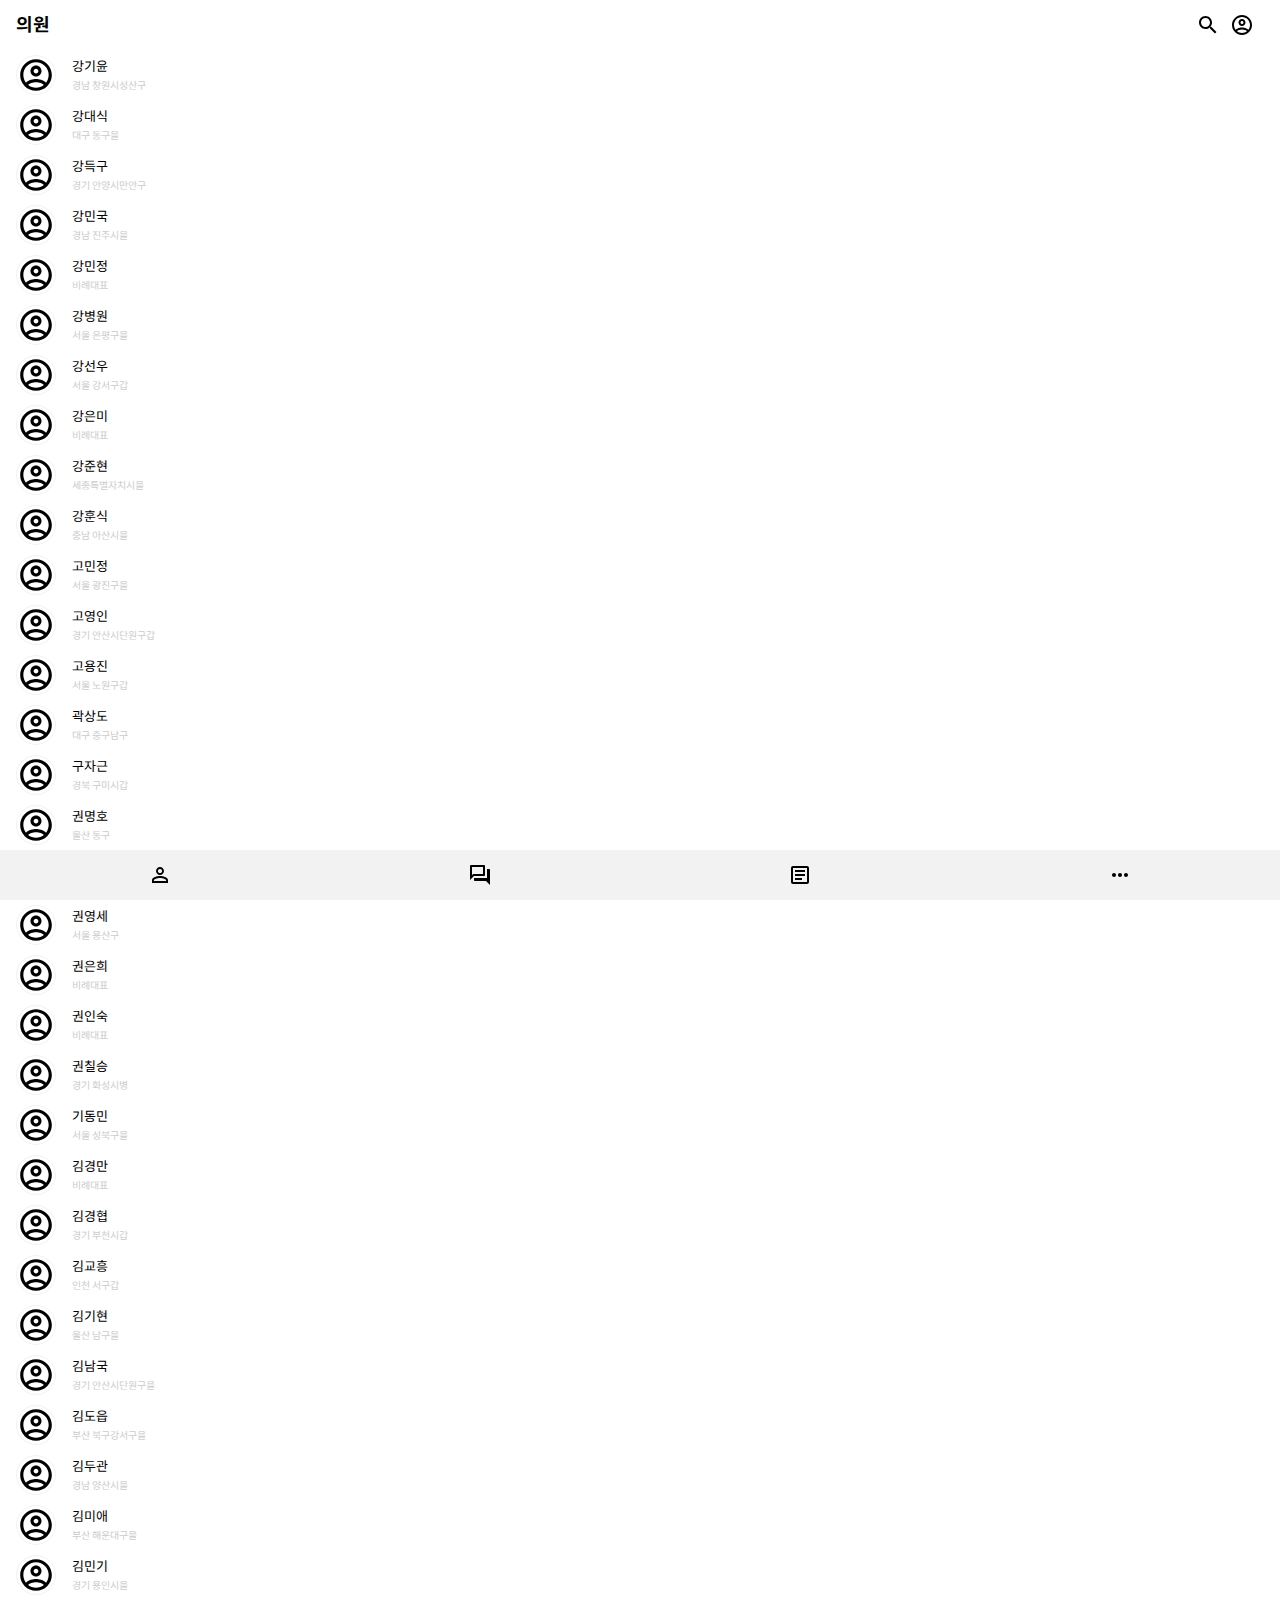
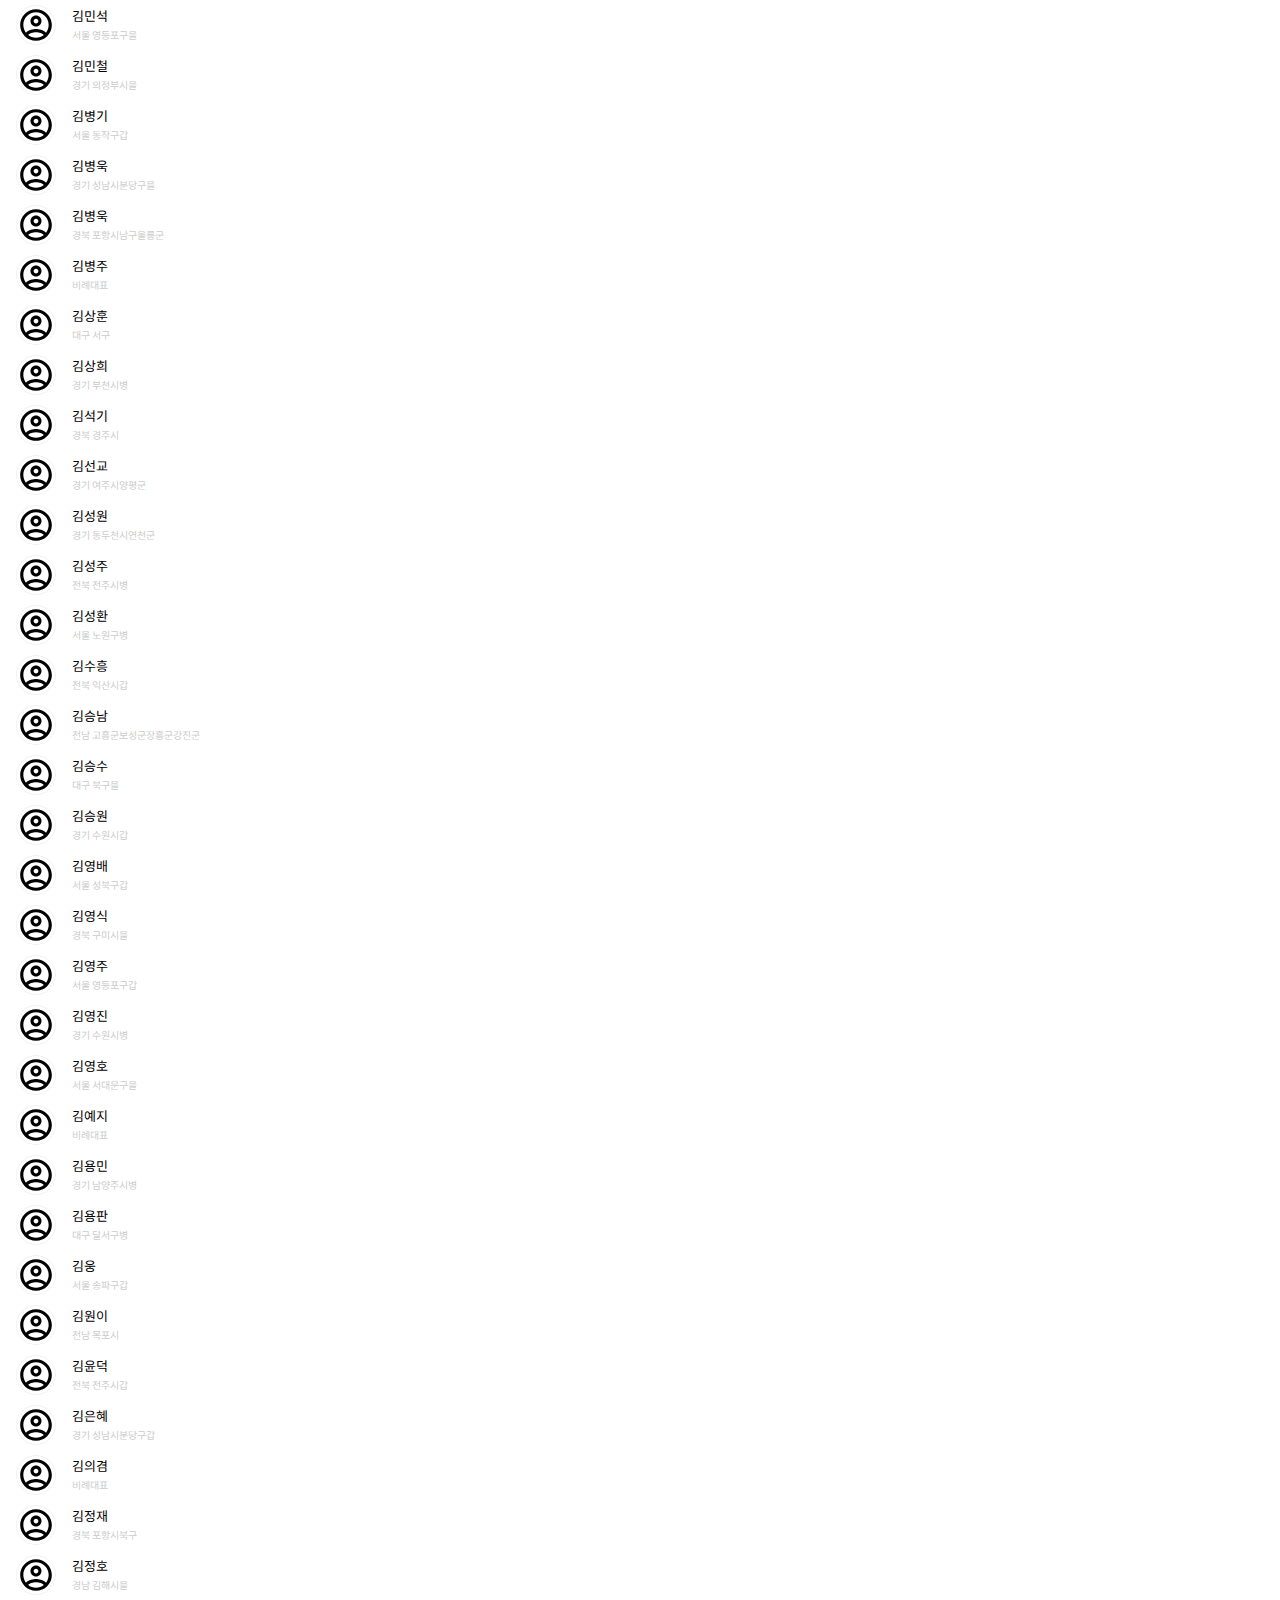
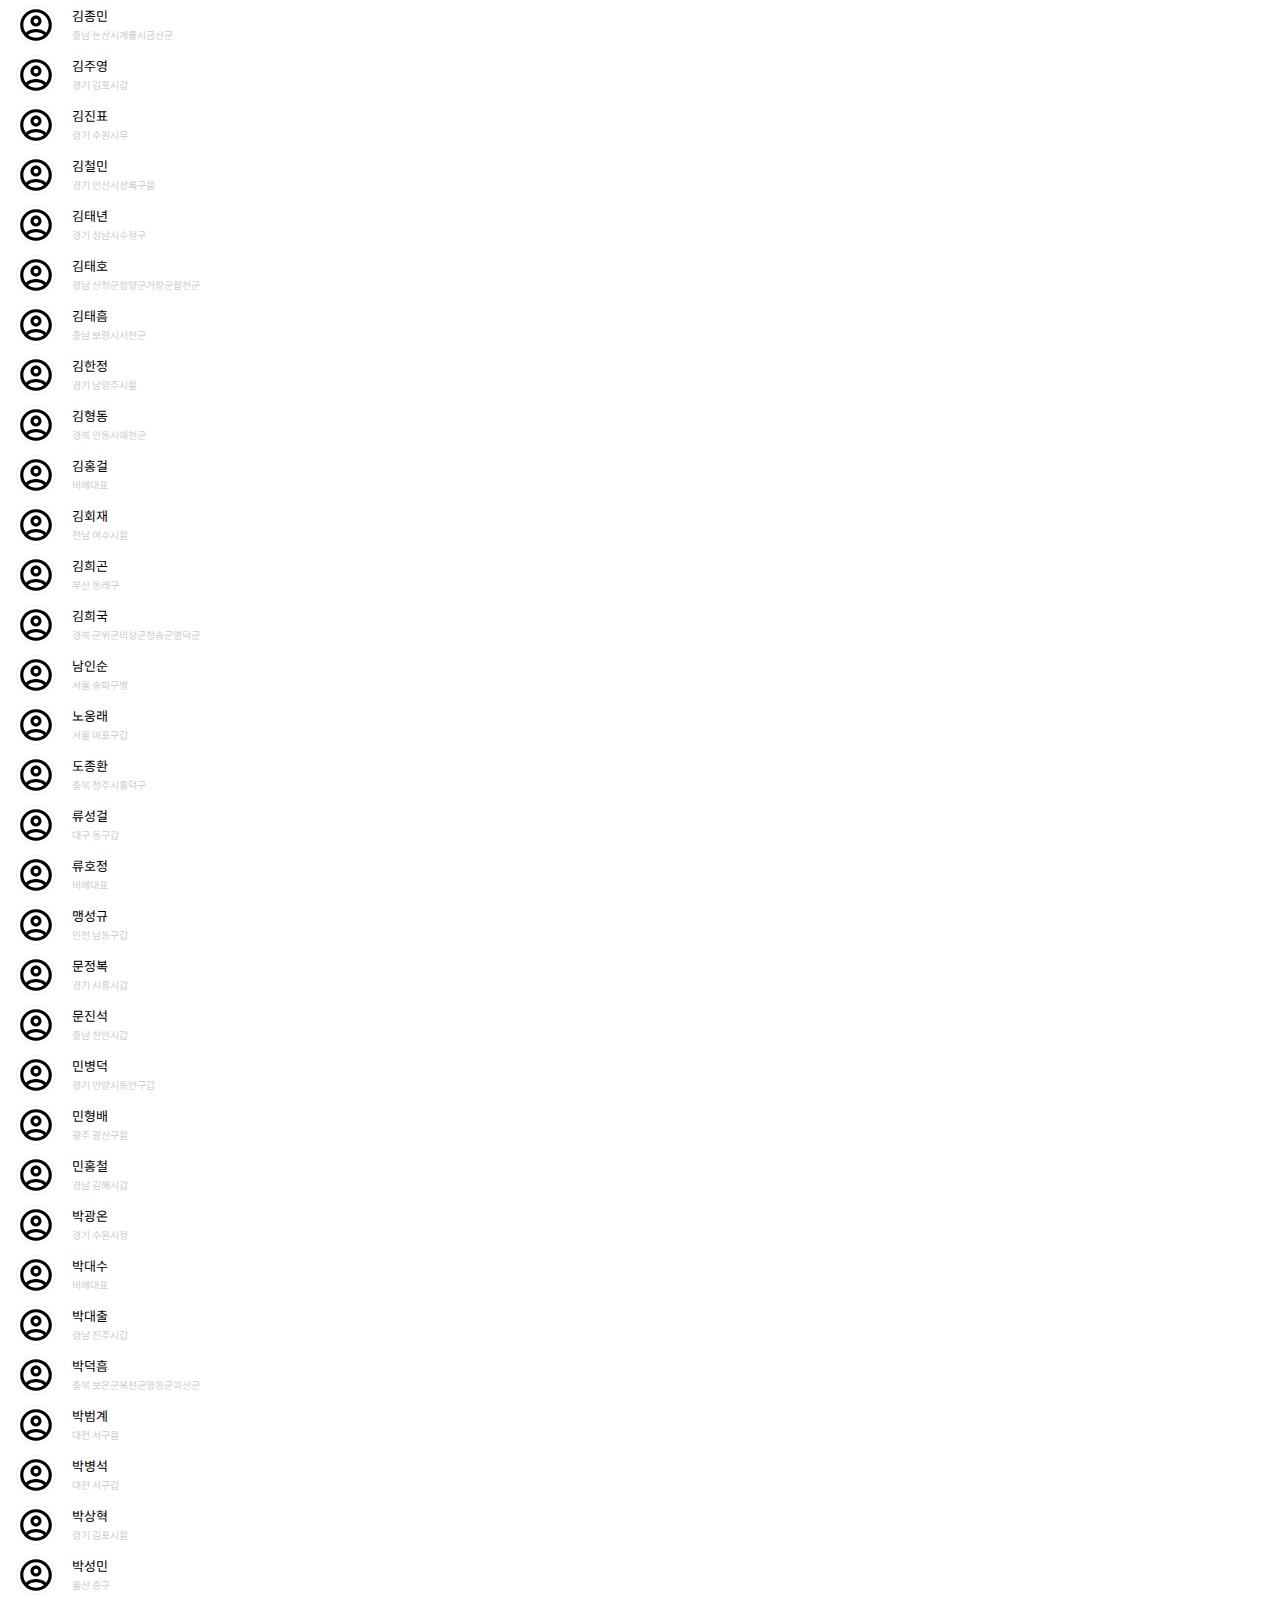
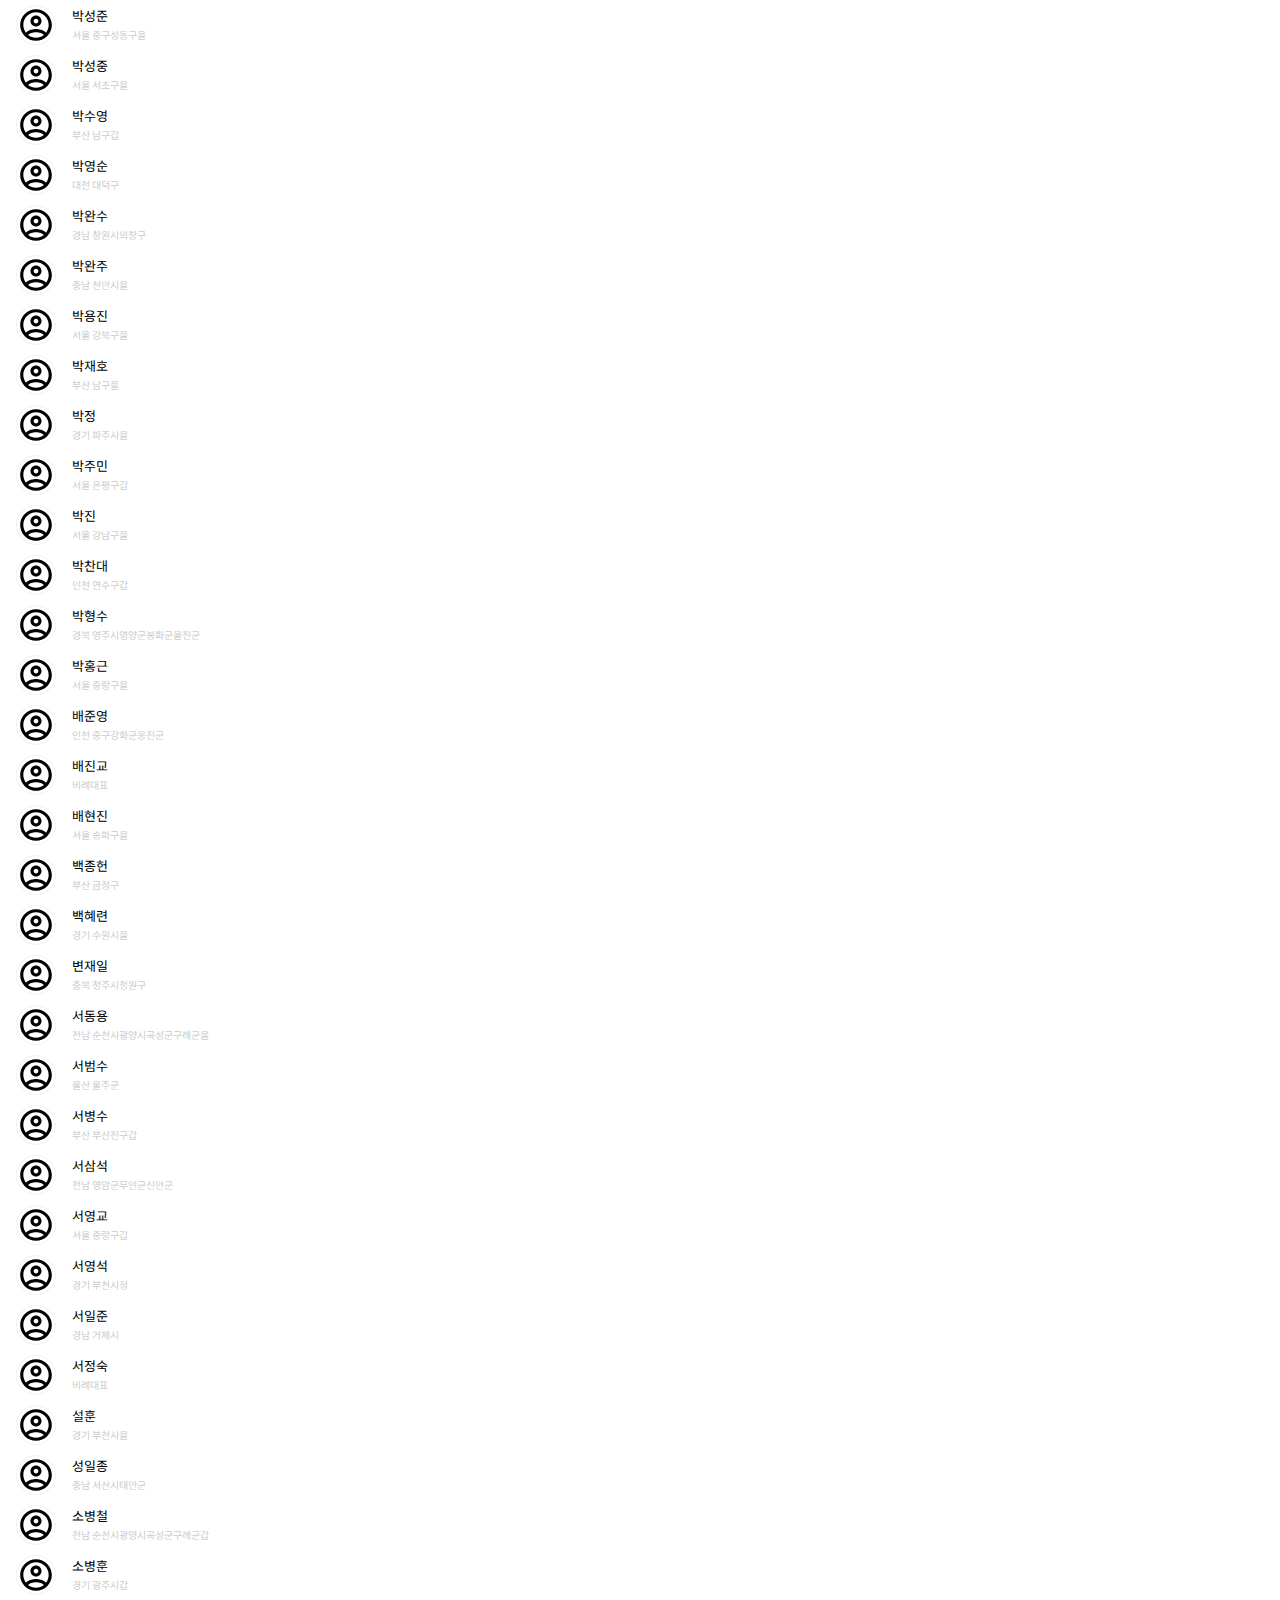
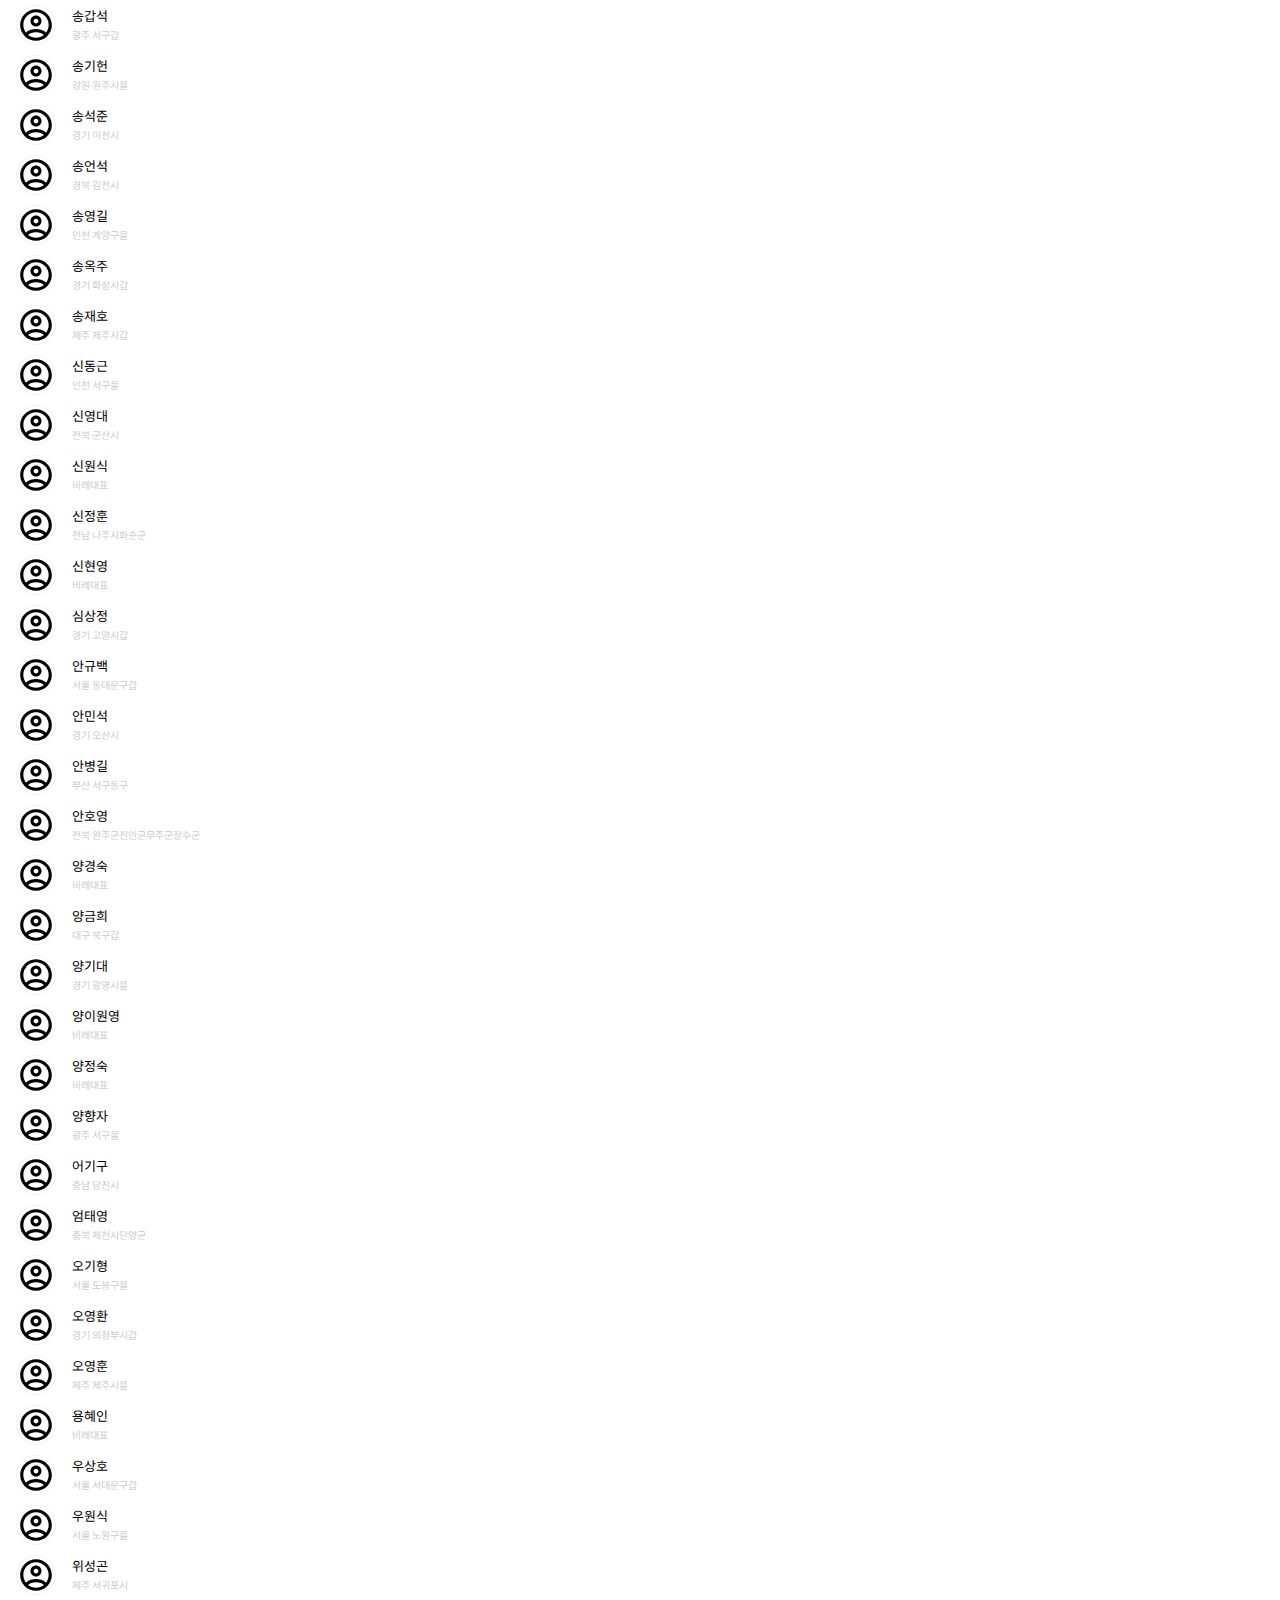
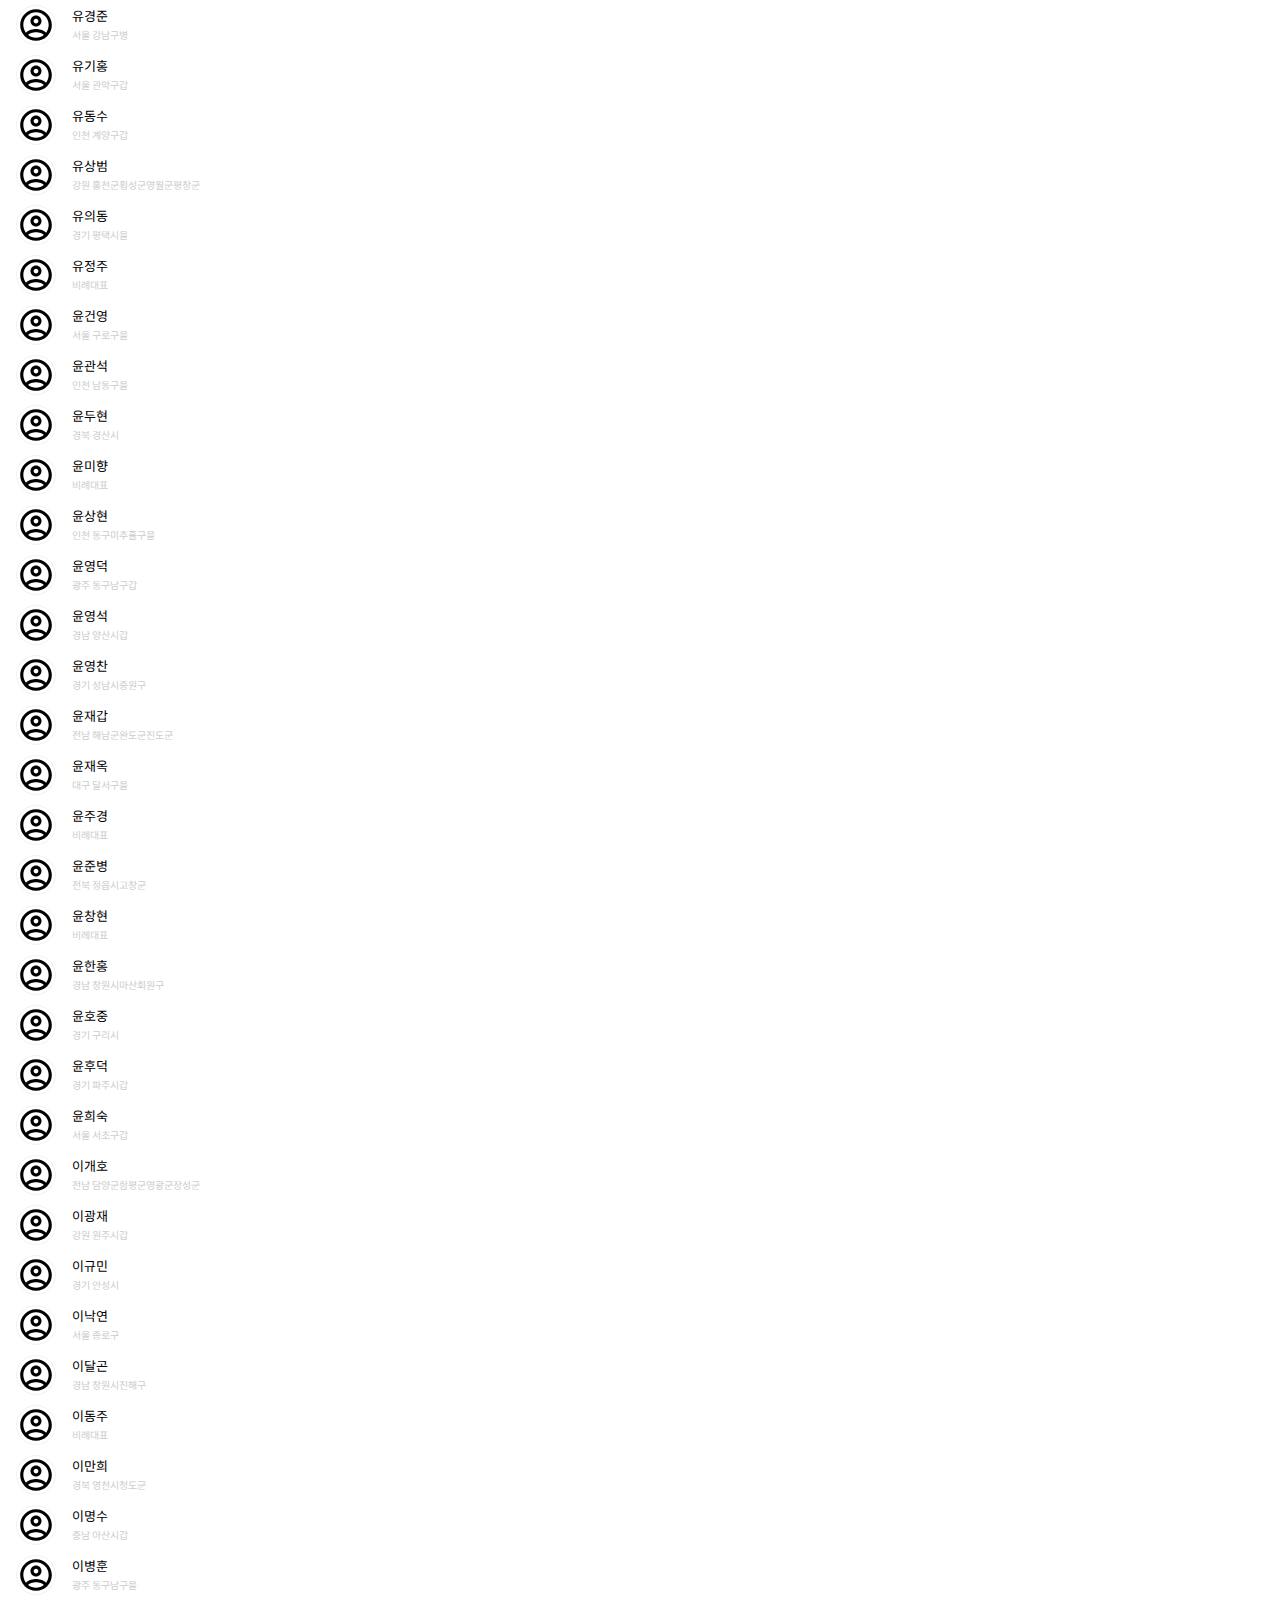
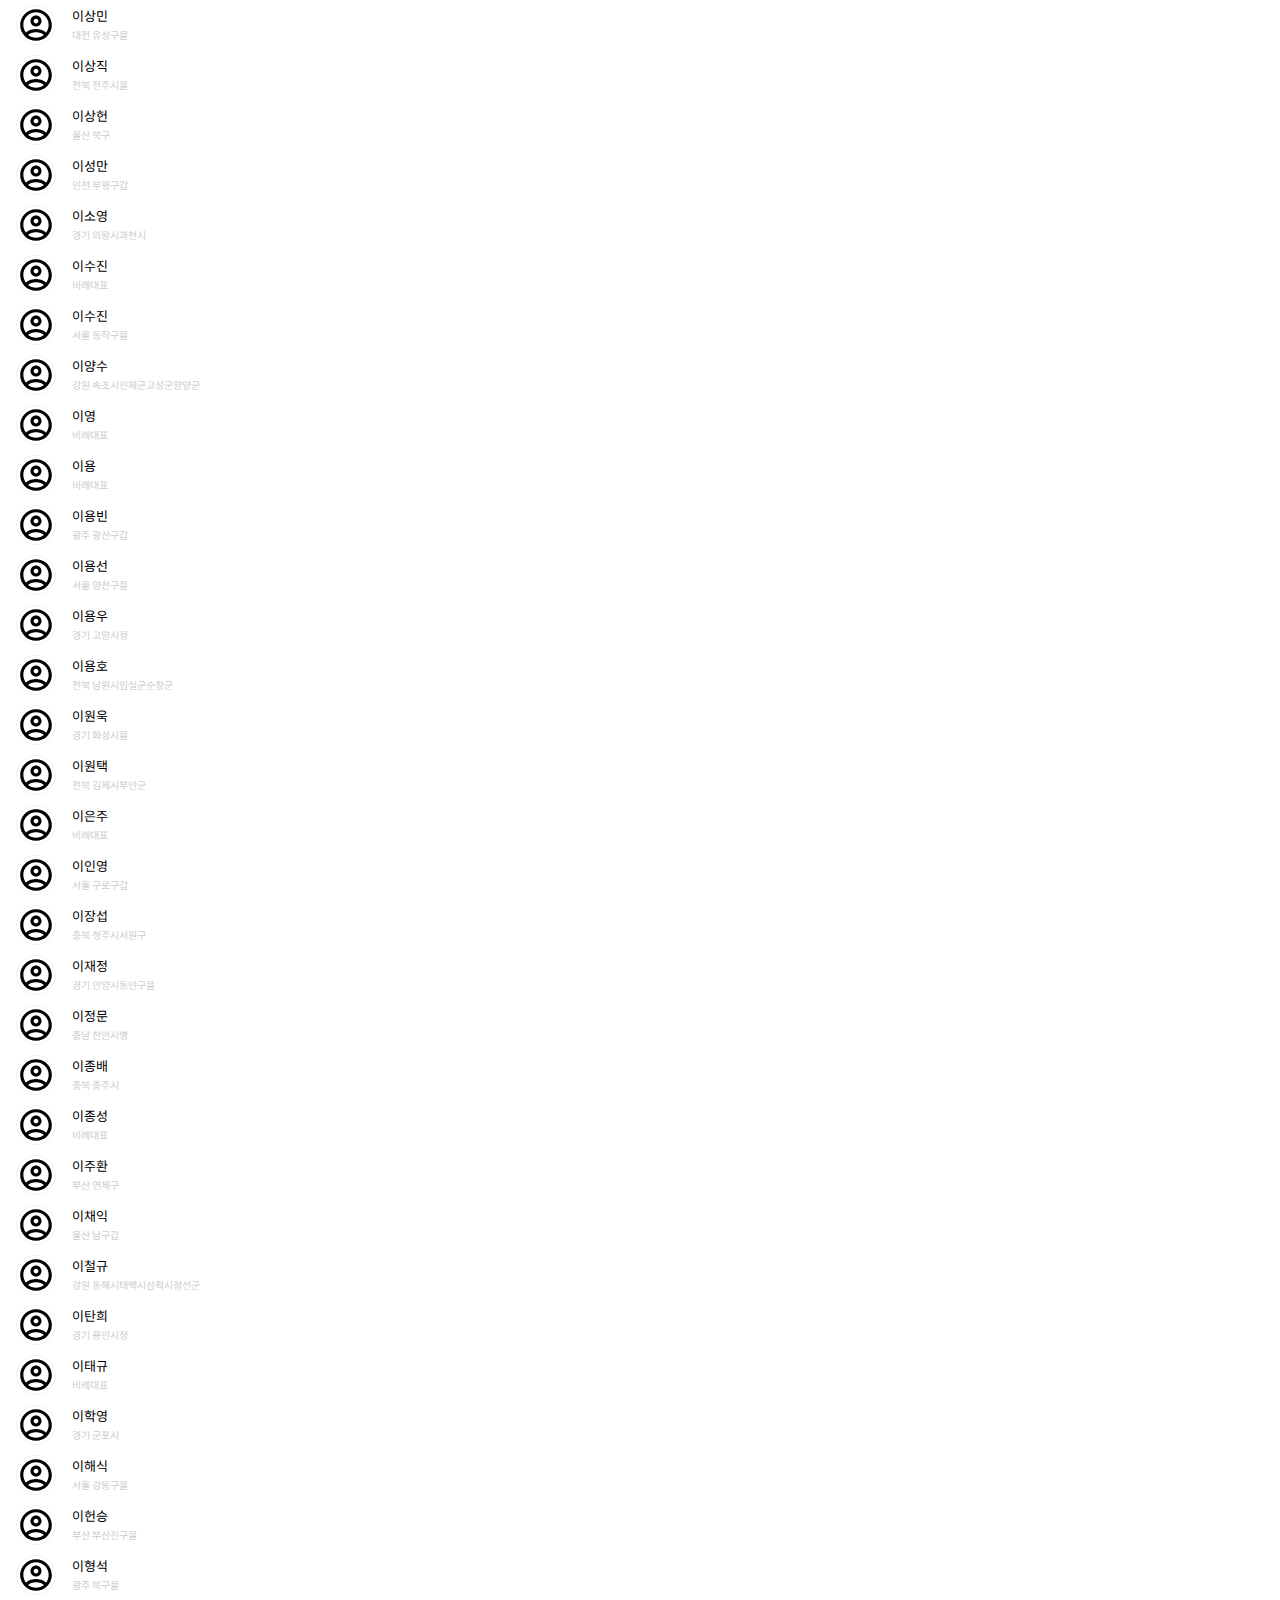
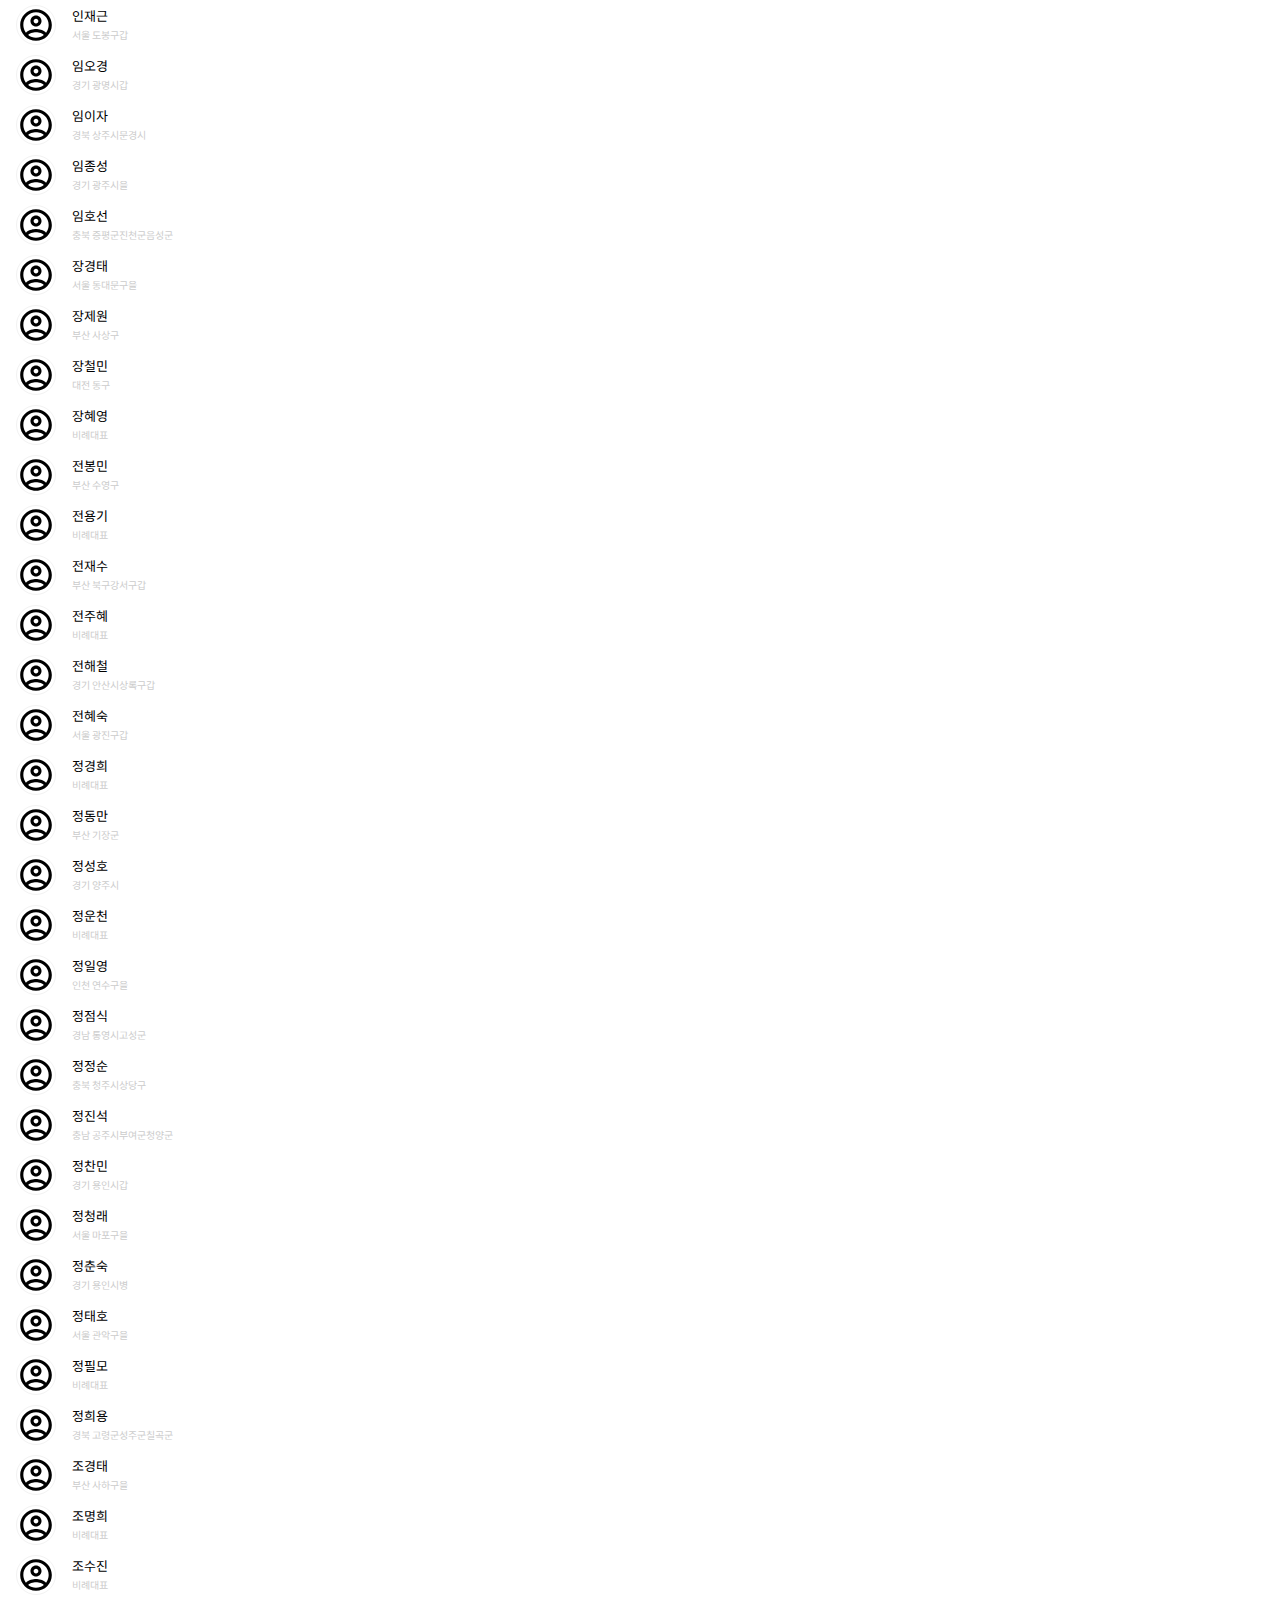
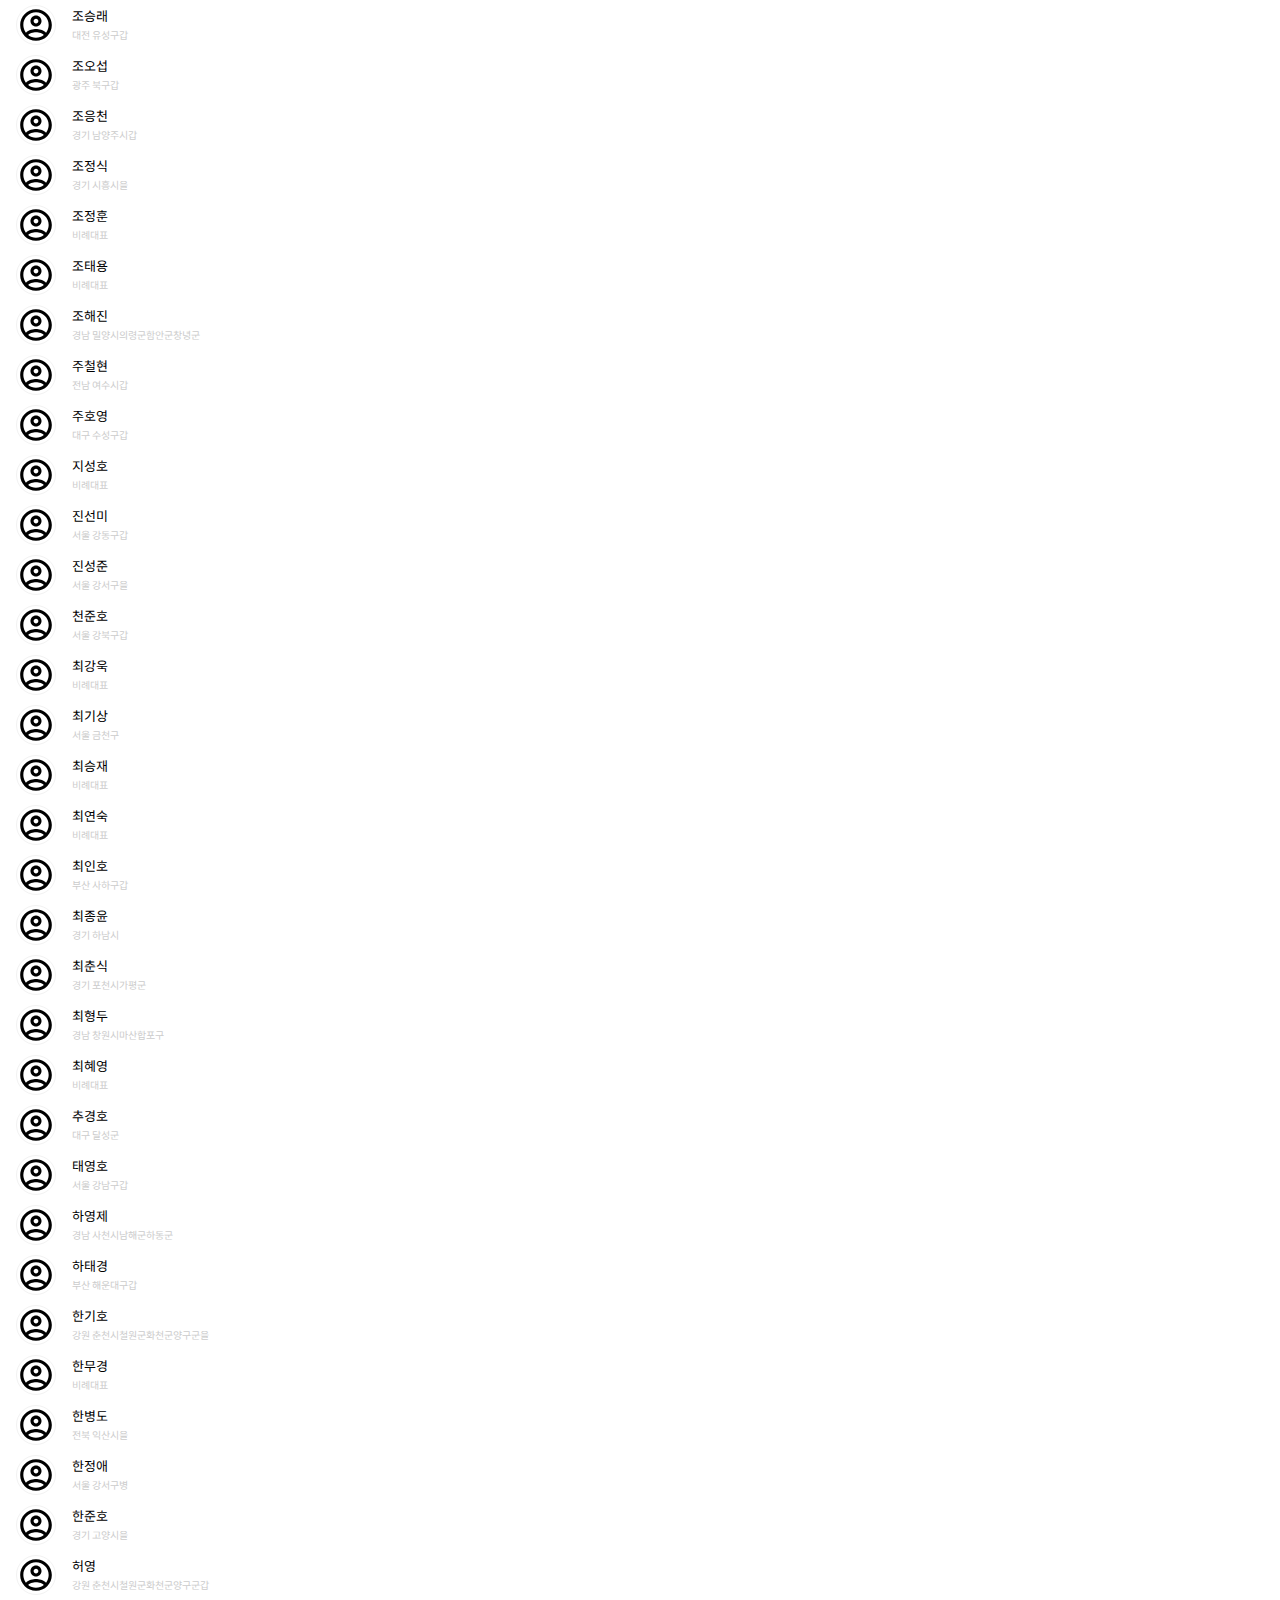
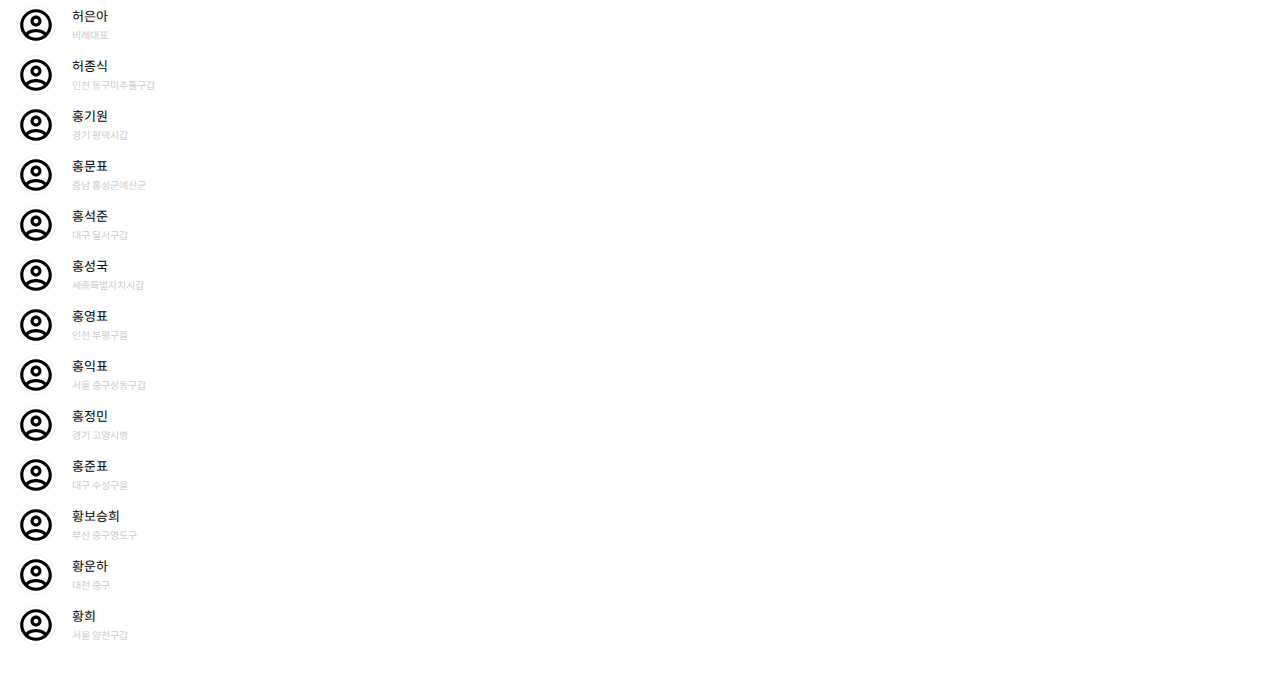
<file: congresswww/view/list_member.html>
<!DOCTYPE html>

<head>
    <meta charset="utf-8">
    <meta http-equiv="X-UA-Compatible" content="IE=edge">
    <meta name="format-detection" content="telephone=no">
    <meta name="viewport" content="width=320, minimum-scale=1.0, maximum-scale=4.0, user-scalable=no">

    <meta name="mobile-web-app-capable" content="yes">
    <meta name="apple-mobile-web-app-capable" content="yes">
    <meta name="apple-mobile-web-app-status-bar-style" content="black-translucent">
    <link rel="stylesheet" href="../css/main.css">
    <link rel="preconnect" href="https://fonts.googleapis.com">
    <link rel="preconnect" href="https://fonts.gstatic.com" crossorigin>
    <link href="https://fonts.googleapis.com/css2?family=Roboto:wght@500&display=swap" rel="stylesheet">
    <title>Congress :: Web</title>
</head>

<body>

    <header>
        <div class="container">
            <div class="titleBox">
                <span class="title">의원</span>
            </div>
            <div class="toolBox">
                <img class="iconSearch" src="../img/search_black.svg" alt="search">
                <img class="iconAccount" src="../img/account_circle_black.svg" alt="mypage">
                <img class="closeBtn" src="../img/add_black.svg" style="transform: rotate(45deg);">
            </div>
            <div class="searchBox">
                <input type="text" id="search" placeholder="이름 또는 지역구를 입력하세요" autocomplete="off">
            </div>
        </div>
    </header>

    <main id="members">
        <section class="memberList"> 
            <ul class="list">
               <!-- here --> 
            </ul>
        </section>
    </main>


    <!-- template 'memberList' -->
    <template id="memberList">
        <li class="member">
            <div class="thumb">
                <img src="../img/member/member001.jpg" alt="member">
            </div>
            <div class="info">
                <span class="name">강선우</span>
                <span class="district">서울 강서구갑</span>
            </div>
        </li>
    </template>

    <nav class="gnb">
        <img src="../img/person_outline_black.svg" alt="person">
        <img src="../img/forum_black.svg" alt="forum">
        <img src="../img/article_black.svg" alt="more">
        <img src="../img/more_horiz_black.svg" alt="more">
    </nav>

    <div id="memberInfo">
        
    </div>

</body>

<script src="../js/main.js"></script>
<script src="../js/mapper.js"></script>

</html>

</html>
</file>
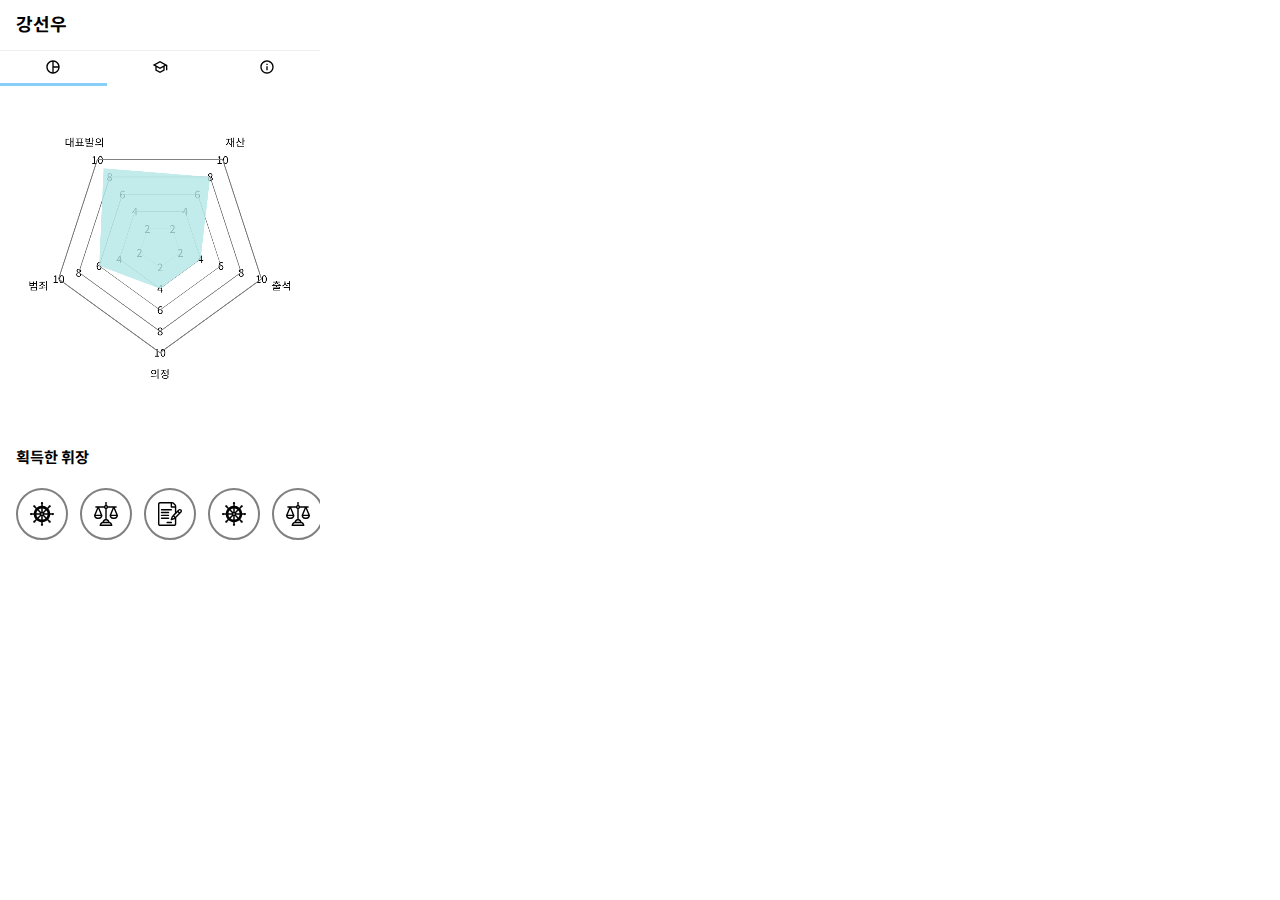
<file: congresswww/view/member.html>
<!DOCTYPE html>
<head>
    <meta charset="utf-8">
    <meta http-equiv="X-UA-Compatible" content="IE=edge">
    <meta name="format-detection" content="telephone=no">
    <meta name="viewport" content="width=320, minimum-scale=1.0, maximum-scale=4.0, user-scalable=no">

    <meta name="mobile-web-app-capable" content="yes">
    <meta name="apple-mobile-web-app-capable" content="yes">
    <meta name="apple-mobile-web-app-status-bar-style" content="black-translucent">
    <link rel="stylesheet" href="../css/main.css">
    <link rel="preconnect" href="https://fonts.googleapis.com">
    <link rel="preconnect" href="https://fonts.gstatic.com" crossorigin>
    <link href="https://fonts.googleapis.com/css2?family=Roboto:wght@500&display=swap" rel="stylesheet">
    <title>Congress :: Web</title>
</head>
<body>

    <header>
        <div class="container">
            <div class="titleBox">
                <span class="title">강선우</span>
            </div>
            <div class="toolBox">
                <img class="closeBtn" src="../img/add_black.svg" style="transform: rotate(45deg);">
            </div>
        </div>
    </header>

    <main id="member">

        <section id='tabview' class="tabView">
            <div class="tabBox">
                <div class="tab">
                    <img src="../img/pie_chart_black.svg" alt="chart">
                </div>
                <div class="tab">
                    <img src="../img/school_black.svg" alt="school">
                </div>
                <div class="tab">
                    <img src="../img/info_black.svg" alt="info">
                </div>
            </div>

            <div class="activeNav"></div>

            <div class="contentBox">
                <div class="content">
                    <canvas id="mycvs" width="900" height="900" >
                    </canvas>
                </div>
                <div class="content">
                    <ul>
                        <li>이화여자대학교 사범대학 영어교육학과 학사</li>
                        <li>이화여자대학교 대학원 소비자인간발달학과 석사</li>
                        <li>미국 위스콘신대학교 매디슨 캠퍼스 인간발달 및 가족학 박사</li>
                    </ul>
                </div>
                <div class="content">
                    <ul>
                        <li>(현) 국회 보건복지위원회 위원</li>
                        <li>(전) 더불어민주당 대변인</li>
                        <li>(전) 더불어민주당 원내부대표</li>
                        <li>(전) 대통령 직속 국가교육회의 전문위원</li>
                        <li>(전) 미국 사우스다코타주립대학교 조교수</li>
                    </ul>
                </div>
                
            </div>
        </section>

        <section class="badge">
            <h3>획득한 휘장</h3>
            <div class="badgeBox">
                <div><img src="../img/comm1.svg"></div>
                <div><img src="../img/comm2.svg"></div>
                <div><img src="../img/comm3.svg"></div>
                <div><img src="../img/comm1.svg"></div>
                <div><img src="../img/comm2.svg"></div>
                <div><img src="../img/comm3.svg"></div>
            </div>
        </section>
        

        
    </main>

</body>
<script src="../js/main.js"></script>
<script src="../js/chart.js"></script>
</html>
</file>
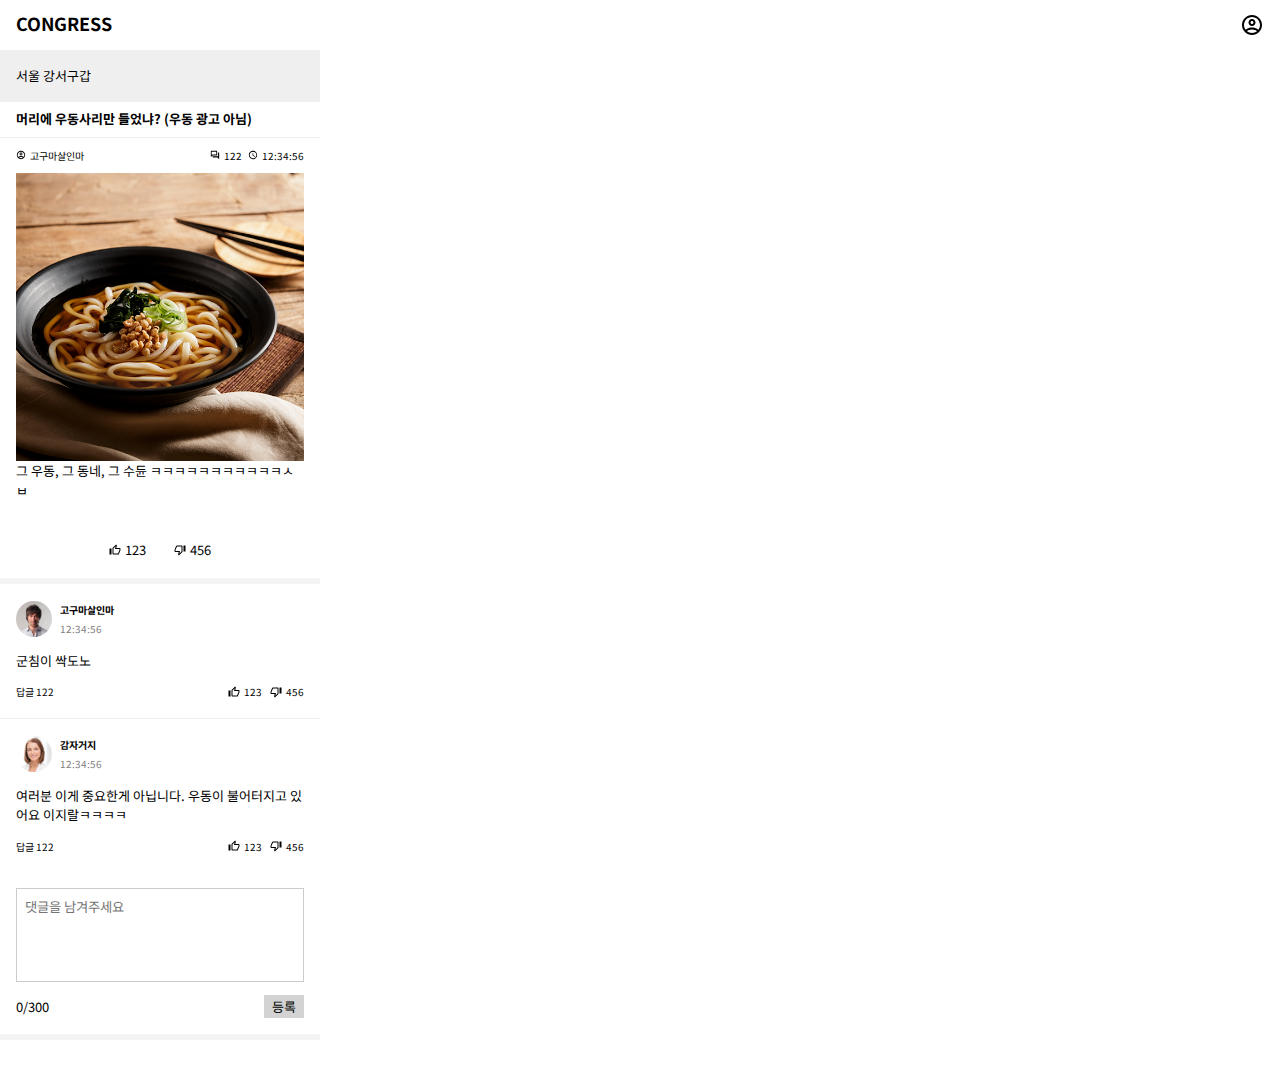
<file: congresswww/view/post.html>
<!DOCTYPE html>

<head>
    <meta charset="utf-8">
    <meta http-equiv="X-UA-Compatible" content="IE=edge">
    <meta name="format-detection" content="telephone=no">
    <meta name="viewport" content="width=320, minimum-scale=1.0, maximum-scale=4.0, user-scalable=no">

    <meta name="mobile-web-app-capable" content="yes">
    <meta name="apple-mobile-web-app-capable" content="yes">
    <meta name="apple-mobile-web-app-status-bar-style" content="black-translucent">
    <link rel="stylesheet" href="../css/main.css" >
    <link rel="preconnect" href="https://fonts.googleapis.com">
    <link rel="preconnect" href="https://fonts.gstatic.com" crossorigin>
    <link href="https://fonts.googleapis.com/css2?family=Roboto:wght@500&display=swap" rel="stylesheet">
    <script src="../js/main.js"></script>
    <title>Congress :: Web</title>
</head>

<body>
    <header>
        <div class="container">
            <div class="titleBox">
                <span class="title">CONGRESS</span>
            </div>
            <div class="toolBox">
                <img src="../img/account_circle_black.svg">
            </div>
        </div>
    </header>

    <main id="post">

        <section class="contents">

            <div class="container">

                <div class="navBox" onclick="javascript:location.href='forum.html'">
                    <span>서울 강서구갑</span>
                </div>

                <div class="titleBox">
                    <span class="title">머리에 우동사리만 들었냐? (우동 광고 아님)</span>
                </div>

                <div class="articleBox">                    
                    <div class="info">
                        <div class="writer">
                            <img src="../img/account_circle_black.svg">
                            <span>고구마살인마</span>
                        </div>
                        <div class="replyCount">
                            <img src="../img/question_answer_black.svg">
                            <span>122</span>
                        </div>
                        <div class="createTime">
                            <img src="../img/schedule_black.svg">
                            <span class="createTime">12:34:56</span>
                        </div>
                    </div>

                    <div class="article">
                        <p>
                            <img src="../img/udong.png" alt="udong">
                        </p>
                        <p>그 우동, 그 동네, 그 수듄 ㅋㅋㅋㅋㅋㅋㅋㅋㅋㅋㅋㅅㅂ</p>
                    </div>

                    <div class="response">
                        <div class="likeBox">
                            <img src="../img/thumb_up_black.svg">
                            <span>123</span>
                        </div>
                        <div class="dislikeBox">
                            <img src="../img/thumb_down_black.svg">
                            <span>456</span>
                        </div>
                    </div>
                </div>

                <div class="replyBox">

                    <ul class="list">
                        <li>                            
                            <div class="reply">
                                <div class="info">
                                    <div class="thumb">
                                        <img src="../img/profile_user.jpg">
                                    </div>
                                    <div class="detail">
                                        <span class="writer">고구마살인마</span>
                                        <span class="createTime">12:34:56</span>                                                                                
                                    </div>                                    
                                </div>
                                <div class="comment">
                                    <span>군침이 싹도노</span>                                    
                                </div>
                                <div class="response">
                                    <div class="replyCount">
                                        <span>답글 122</span>
                                    </div>
                                    <div class="likes">
                                        <div class="likeBox">
                                            <img src="../img/thumb_up_black.svg">
                                            <span>123</span>
                                        </div>
                                        <div class="dislikeBox">
                                            <img src="../img/thumb_down_black.svg">
                                            <span>456</span>
                                        </div>
                                    </div>
                                </div>
        
                            </div>
                        </li>
                        <li>                            
                            <div class="reply">
                                <div class="info">
                                    <div class="thumb">
                                        <img src="../img/profile_user2.jpg">
                                    </div>
                                    <div class="detail">
                                        <span class="writer">감자거지</span>
                                        <span class="createTime">12:34:56</span>                                                                                
                                    </div>                                    
                                </div>
                                <div class="comment">
                                    <span>여러분 이게 중요한게 아닙니다. 우동이 불어터지고 있어요 이지랄ㅋㅋㅋㅋ</span>                                    
                                </div>
                                <div class="response">
                                    <div class="replyCount">
                                        <span>답글 122</span>
                                    </div>
                                    <div class="likes">
                                        <div class="likeBox">
                                            <img src="../img/thumb_up_black.svg">
                                            <span>123</span>
                                        </div>
                                        <div class="dislikeBox">
                                            <img src="../img/thumb_down_black.svg">
                                            <span>456</span>
                                        </div>
                                    </div>
                                </div>
        
                            </div>
                        </li>
                    </ul>

                    <div class="writeReply">
                        <div class="inputBox">
                            <textarea name="replyText" id="replyText" cols="30" rows="4" placeholder="댓글을 남겨주세요"></textarea>
                        </div>
                        <div class="controlBox">
                            <span class="counter">0/300</span>
                            <span class="confirm">등록</span>
                            </span>
                        </div>
                    </div>

                </div>

            </div>

        </section>

        <template>
            <section class="board">
                <div class="container">
                    <ul class="list">
                        <li>
                            <div class="row1">
                                <span class="title">제목이 들어가는 곳입니다.</span>
                                <span class="reply">[0]</span>
                                <span class="isNew"></span>
                                <span class="hasImage"></span>
                            </div>
                            <div class="row2">
                                <span class="wrighter">김태경</span>
                                <span class="createTime">11:22:04</span>
                                <span class="viewCount">12,345</span>
                                <sapn class="likeCount">233</sapn>
                            </div>
                        </li>
                        <li>
                            <div class="row1">
                                <span class="title">제목이 들어가는 곳입니다.</span>
                                <span class="reply">[3]</span>
                                <span class="isNew"></span>
                                <span class="hasImage"></span>
                            </div>
                            <div class="row2">
                                <span class="wrighter">김태경</span>
                                <span class="createTime">11:22:04</span>
                                <span class="viewCount">12,345</span>
                                <sapn class="likeCount">233</sapn>
                            </div>
                        </li>
                        <li>
                            <div class="row1">
                                <span class="title">제목이 들어가는 곳입니다.</span>
                                <span class="reply">[0]</span>
                                <span class="isNew"></span>
                                <span class="hasImage"></span>
                            </div>
                            <div class="row2">
                                <span class="wrighter">김태경</span>
                                <span class="createTime">11:22:04</span>
                                <span class="viewCount">12,345</span>
                                <sapn class="likeCount">233</sapn>
                            </div>
                        </li>
                        <li>
                            <div class="row1">
                                <span class="title">제목이 들어가는 곳입니다.</span>
                                <span class="reply">[0]</span>
                                <span class="isNew"></span>
                                <span class="hasImage"></span>
                            </div>
                            <div class="row2">
                                <span class="wrighter">김태경</span>
                                <span class="createTime">11:22:04</span>
                                <span class="viewCount">12,345</span>
                                <sapn class="likeCount">233</sapn>
                            </div>
                        </li>
                        <li>
                            <div class="row1">
                                <span class="title">제목이 들어가는 곳입니다.</span>
                                <span class="reply">[0]</span>
                                <span class="isNew"></span>
                                <span class="hasImage"></span>
                            </div>
                            <div class="row2">
                                <span class="wrighter">김태경</span>
                                <span class="createTime">11:22:04</span>
                                <span class="viewCount">12,345</span>
                                <sapn class="likeCount">233</sapn>
                            </div>
                        </li>
                        <li>
                            <div class="row1">
                                <span class="title">제목이 들어가는 곳입니다.</span>
                                <span class="reply">[0]</span>
                                <span class="isNew"></span>
                                <span class="hasImage"></span>
                            </div>
                            <div class="row2">
                                <span class="wrighter">김태경</span>
                                <span class="createTime">11:22:04</span>
                                <span class="viewCount">12,345</span>
                                <sapn class="likeCount">233</sapn>
                            </div>
                        </li>
                        <li>
                            <div class="row1">
                                <span class="title">제목이 들어가는 곳입니다.</span>
                                <span class="reply">[0]</span>
                                <span class="isNew"></span>
                                <span class="hasImage"></span>
                            </div>
                            <div class="row2">
                                <span class="wrighter">김태경</span>
                                <span class="createTime">11:22:04</span>
                                <span class="viewCount">12,345</span>
                                <sapn class="likeCount">233</sapn>
                            </div>
                        </li>
                        <li>
                            <div class="row1">
                                <span class="title">제목이 들어가는 곳입니다.</span>
                                <span class="reply">[0]</span>
                                <span class="isNew"></span>
                                <span class="hasImage"></span>
                            </div>
                            <div class="row2">
                                <span class="wrighter">김태경</span>
                                <span class="createTime">11:22:04</span>
                                <span class="viewCount">12,345</span>
                                <sapn class="likeCount">233</sapn>
                            </div>
                        </li>
                        <li>
                            <div class="row1">
                                <span class="title">제목이 들어가는 곳입니다.</span>
                                <span class="reply">[0]</span>
                                <span class="isNew"></span>
                                <span class="hasImage"></span>
                            </div>
                            <div class="row2">
                                <span class="wrighter">김태경</span>
                                <span class="createTime">11:22:04</span>
                                <span class="viewCount">12,345</span>
                                <sapn class="likeCount">233</sapn>
                            </div>
                        </li>
                        <li>
                            <div class="row1">
                                <span class="title">제목이 들어가는 곳입니다.</span>
                                <span class="reply">[0]</span>
                                <span class="isNew"></span>
                                <span class="hasImage"></span>
                            </div>
                            <div class="row2">
                                <span class="wrighter">김태경</span>
                                <span class="createTime">11:22:04</span>
                                <span class="viewCount">12,345</span>
                                <sapn class="likeCount">233</sapn>
                            </div>
                        </li>
                        <li>
                            <div class="row1">
                                <span class="title">제목이 들어가는 곳입니다.</span>
                                <span class="reply">[0]</span>
                                <span class="isNew"></span>
                                <span class="hasImage"></span>
                            </div>
                            <div class="row2">
                                <span class="wrighter">김태경</span>
                                <span class="createTime">11:22:04</span>
                                <span class="viewCount">12,345</span>
                                <sapn class="likeCount">233</sapn>
                            </div>
                        </li>
                        <li>
                            <div class="row1">
                                <span class="title">제목이 들어가는 곳입니다.</span>
                                <span class="reply">[0]</span>
                                <span class="isNew"></span>
                                <span class="hasImage"></span>
                            </div>
                            <div class="row2">
                                <span class="wrighter">김태경</span>
                                <span class="createTime">11:22:04</span>
                                <span class="viewCount">12,345</span>
                                <sapn class="likeCount">233</sapn>
                            </div>
                        </li>
                        <li>
                            <div class="row1">
                                <span class="title">제목이 들어가는 곳입니다.</span>
                                <span class="reply">[0]</span>
                                <span class="isNew"></span>
                                <span class="hasImage"></span>
                            </div>
                            <div class="row2">
                                <span class="wrighter">김태경</span>
                                <span class="createTime">11:22:04</span>
                                <span class="viewCount">12,345</span>
                                <sapn class="likeCount">233</sapn>
                            </div>
                        </li>
                    </ul>
                    <ul class="pagenation">
                        <li></li>
                        <li>1</li>
                        <li>2</li>
                        <li>3</li>
                        <li>4</li>
                        <li>5</li>
                        <li></li>
                    </ul>
                </div>
            </section>
    
        </template>
        
    </main>

</body>

</html>
</file>
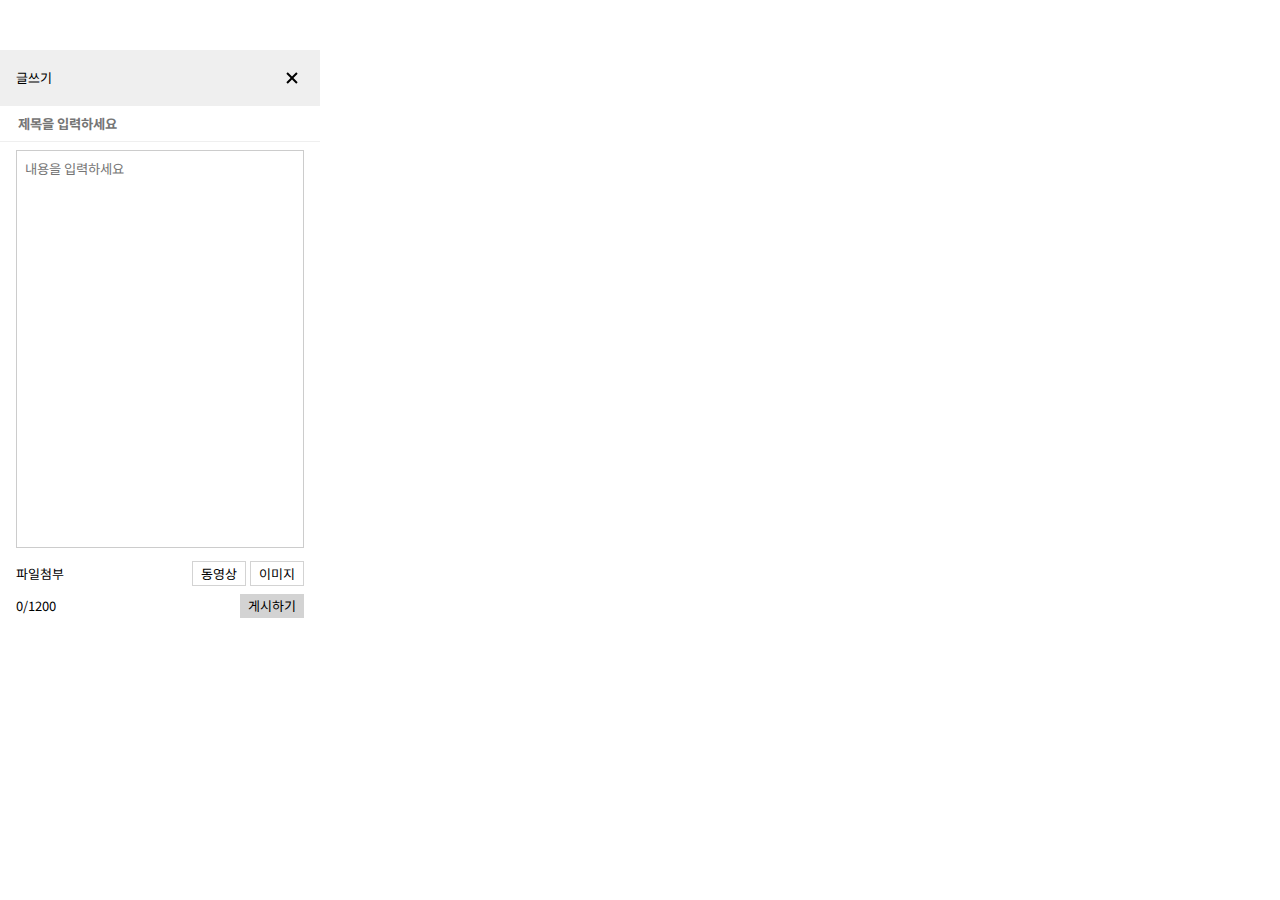
<file: congresswww/view/writepost.html>
<!DOCTYPE html>

<head>
    <meta charset="utf-8">
    <meta http-equiv="X-UA-Compatible" content="IE=edge">
    <meta name="format-detection" content="telephone=no">
    <meta name="viewport" content="width=320, minimum-scale=1.0, maximum-scale=4.0, user-scalable=no">

    <meta name="mobile-web-app-capable" content="yes">
    <meta name="apple-mobile-web-app-capable" content="yes">
    <meta name="apple-mobile-web-app-status-bar-style" content="black-translucent">
    <link rel="stylesheet" href="../css/main.css" >
    <link rel="preconnect" href="https://fonts.googleapis.com">
    <link rel="preconnect" href="https://fonts.gstatic.com" crossorigin>
    <link href="https://fonts.googleapis.com/css2?family=Roboto:wght@500&display=swap" rel="stylesheet">
    <script src="../js/main.js"></script>
    <title>Congress :: Web</title>
</head>

<body>

    <main id="writepost">

        <section class="contents">
            <div class="container">

                <div class="navBox">
                    <span>글쓰기</span>
                    <img src="../img/add_black.svg" alt="cancel" style="transform: rotate(45deg);">
                </div>

                <div class="titleBox">
                    <input class="title" placeholder="제목을 입력하세요"></input>
                </div>

                <div class="articleBox">                    
                    <textarea name="mypost" id="myArticle" cols="30" rows="20" placeholder="내용을 입력하세요"></textarea>
                </div>

                <div class="uploadBox">
                    <div class="info">
                        <span>파일첨부</span>
                    </div>
                    <div class="buttons">
                        <span>동영상</span>
                        <span>이미지</span>
                    </div>
                </div>

                <div class="outer">
                    <div class="controlBox">
                        <span class="count">0/1200</span>
                        <span class="confirm">게시하기</span>
                    </div>
                </div>
                
            </div>
        </section>

    </main>
    <footer>

    </footer>
</body>

</html>
</file>
<file: congresswww/css/main.css>
@import url('https://fonts.googleapis.com/css2?family=Noto+Sans+KR:wght@500&display=swap');

:root {
    /* color */
    --main-bg-color: hsl(0, 0%, 100%);
    --lighter-color: hsl(0, 0%, 95%);
    --light-color: hsl(0, 0%, 80%);
    --party-color-1: hsl(204, 64%, 44%);
    --party-color-2: hsl(350, 81%, 42%);
}

/* COMMON */
*, html {font-family: 'Noto Sans KR', sans-serif; box-sizing: border-box; -webkit-box-sizing: border-box; }
html { background-color: var(--main-bg-color); }
body { width: 320px; min-height: 100vh; -webkit-text-size-adjust: none; -webkit-overflow-scrolling: touch; font-size: small; line-height: 1.5em; padding: 0; margin: 0;  background-color:  ; position: relative; }
div, dl, dt, dd, ul, ol, li, h1, h2, p, img { margin: 0; padding: 0; }
img { border: 0; display: block;}
a { text-decoration: none; }
ul, ol { list-style: none; }
::-webkit-scrollbar { display: none; }
textarea { width: 100%; border: 1px solid var(--light-color); resize: none; padding: 8px;}
h3 { margin-left: 16px; margin-top: 36px; margin-bottom: 6px;}
h3::after { content: ''; width: 30px; height: 2px; background-color: olivedrab;}

/* HEADER */
header { width: 100%; height: 50px; background-color: white; position: fixed; top: 0px; left: 0px;}
header .container { height: 100%; display: flex; flex-direction: row; justify-content: space-between; align-items: center; padding: 0 16px; }
header .container .titleBox .title { font-weight: bold; font-size: 18px; line-height:1em}
header .container .toolBox {display: flex; justify-content: flex-end; align-items: center;}
header .container .toolBox img { width: 24px; height: 24px;}
header .container .toolBox img:not(:last-child) {margin-right: 10px;}
header .container .searchBox { display: none; }
header .container .toolBox .closeBtn { display: none; }

/* HEADER - SEARCH MODE */
header.search .container { justify-content: flex-start; }
header.search .container .titleBox {display: none;}
header.search .container .toolBox img:not(.closeBtn) { display: none;}
header.search .container .toolBox img.closeBtn { display: block; }
header.search .container .searchBox {margin-left: 4px; display: flex; justify-content: flex-start; align-items: center; border: 1px solid var(--light-color); width: 100%; height: 30px; padding: 4px;}

/* PARTY GRADIANT */
.party-1 { background-color: var(--party-color-1) }
.party-2 { background-color: var(--party-color-2) }

/* FLOATING BUTTON */
.fbBox > div { position: fixed; bottom: 24px; right: 24px; z-index: 99; display: flex; flex-direction: row; justify-content: space-between; align-items: center; width: 80px;  transition: 0.3s ease-in-out;}
.fbBox > div .detail { font-size: 10px; color: gray; opacity: 0; transition: 0.5s ease-in-out;}
.fbBox > div .btn {  background-color: lightgrey; display: flex; justify-content: center; align-items: center; padding: 12px; border-radius: 50%; opacity: 0; transition: 0.3s ease-in-out; box-shadow: 2px 3px 5px grey;} 
.fbBox > div .btn img { width: 16px; height: 16px; }

.fbBox .toggle { z-index: 999; }
.fbBox .toggle .btn { z-index: 999; opacity: 0.5; } 
.fbBox .toggle .btn img { transition: 0.3s ease-in-out;}

.fbBox.active > div .btn { opacity: 1; }
.fbBox.active > div .btn  { background-color: orange; }
 
.fbBox.active .toggle .btn img { transform: rotate(45deg) scale(1.5);}
.fbBox.active .new { bottom: 74px;}
.fbBox.active .search { bottom: 124px;}
.fbBox.active .top { bottom: 174px;}

/* SLIDE PANEL */
.slidePanel { width: 100vw; height: 100%; position: fixed; top:0px; right: -320px; transition: 0.5s ease-in-out; z-index: 9999; background-color: hsl(0, 100%, 100%);}

/* ENTRY */
main#entry { width: 100%; height: 100vh; display: flex; justify-content: center; align-items: center; overflow: hidden; position: relative; background: linear-gradient(-45deg, #0088FF77, #0066DD77, #0044CC77, #0022BB77, #0000AA77); background-size: 400% 400%; animation: Gradient 5s ease infinite; }
@keyframes Gradient {
     0% { background-position: 0% 50% }
    50% { background-position: 100% 50% }
    100% { background-position: 0% 50% }
}
main#entry img { width: 48px; height: 48px; opacity: 0.4;}

/* FORUM */
section.member {position: relative; left: -320px; transition: 0.7s ease-in-out; }
section.member .container { width: 100%; height: 130px; position: relative; color: white; font-weight: bold; display: flex;  justify-content: flex-start; align-items: flex-start; padding: 0 16px;}

/* MEMBERS */
main {padding: 50px 0;}
section.memberList .list { display: flex; flex-direction: column; justify-content: flex-start; align-items: stretch;}
section.memberList .list .member { width: 100%; height: 50px; display: flex; flex-direction: row; justify-content: flex-start; align-items: center; }
section.memberList .list .member .thumb { margin: 5px 16px; width: 40px; height: 40px; }
section.memberList .list .member .thumb img { width: 100%; height: 100%; object-fit: cover; border-radius: 50%; border: 1px solid var(--lighter-color);}
section.memberList .list .member .info { display: flex; flex-direction: column; justify-content: center; align-items: flex-start;}
section.memberList .list .member .info .district {color: var(--light-color); font-size: 10px;}

/* MEMBER 1 */
section.member .container .memberThumb { position: relative; height: 100%; }
section.member .container .memberThumb .thumb { width: 93px; height: 130px;}

section.member .container .memberInfo { display: flex; flex-direction: column; align-items: flex-start; font-weight: bold; padding: 16px; }
section.member .container .memberInfo .infoBox { font-size: 10px; margin-bottom: 8px;}
section.member .container .memberInfo .memberName { font-size: 22px; margin-bottom: 8px;}
section.member .bgIcon {position: absolute; top: 25px; right: 40px; width: 80px; height: 80px;}
section.member .bgIcon img { width: 100%; height: 100%; opacity: 0.2;}


section.board .container .list li { height: 60px; display: flex; flex-direction: column; justify-content: center; align-items: flex-start; padding: 0 16px; opacity: 0; transition: 0.3s ease-in-out;}
section.board .container .list li:not(:last-child) { border-bottom: 1px solid #EFEFEF; }
section.board .container .list li .row1 .reply { color: orange;}
section.board .container .list li .row2 { color: gray; font-size: 8px; font-weight: 100; }
section.board .container .list li .row2 > span:not(:last-child)::after { content: ''; width: 1px; height: 8px; background-color: gray; margin: 0 7px; display: inline-block;}

section.board .container .pagenation { display: flex; flex-direction: row; justify-content: center; align-items: center; margin: 20px 0;}
section.board .container .pagenation li { display: flex; justify-content: center; align-items: center; width: 24px; height: 24px; border: 1px solid lightgray; margin: 0 4px; font-size: 8px;}


/* POST */
section.contents { width: 100%; }

section.contents .container .navBox { padding: 16px; width: 100%; background-color: #EFEFEF; display: flex; justify-content: space-between; align-items: center;}

section.contents .container .titleBox { padding: 0 16px; display: flex; justify-content: space-between; align-items: center;  border-bottom: 1px solid #EFEFEF; min-height: 36px; width: 100%;}
section.contents .container .titleBox .title { font-weight: bold; width: 100%;}

section.contents .container .articleBox { padding: 8px 16px; }
section.contents .container .articleBox .info { display: flex; justify-content: flex-start; align-items: center; margin-bottom: 8px; }
section.contents .container .articleBox .info > div { display: flex; justify-content: center; align-items: center; flex: 1;}
section.contents .container .articleBox .info > div:first-child {flex: 8; justify-content: flex-start;}
section.contents .container .articleBox .info > div:not(:last-child) { margin-right: 6px;}
section.contents .container .articleBox .info img { width: 10px; height: 10px; margin-right: 4px;}
section.contents .container .articleBox .info span { font-size: 10px; }
section.contents .container .articleBox .article { min-height: 150px; margin-bottom: 30px;}
section.contents .container .articleBox .article p img {width: 100%; height: auto;}
section.contents .container .articleBox .response { display: flex; flex-direction: row; align-items: center; justify-content: center; }
section.contents .container .articleBox .response > div { display: flex; justify-content: center; align-items: center;  border-radius: 12px; padding: 2px 10px; margin: 8px 4px;}
section.contents .container .articleBox .response img { width: 12px; height: 12px; margin-right: 4px; }


section.contents .container .replyBox { background-color: #F4F4F4; padding: 6px 0;}
section.contents .container .replyBox .list .reply { display: flex; flex-direction: column; align-items: flex-start; padding: 16px; background-color: white;}
section.contents .container .replyBox .list .reply .info { display: flex; flex-direction: row; align-items: center; margin-bottom: 12px;}
section.contents .container .replyBox .list .reply .info .thumb { display: flex; justify-content: center; align-items: center;}
section.contents .container .replyBox .list .reply .info .thumb img { width: 36px; height: 36px; border-radius: 50% ; }
section.contents .container .replyBox .list .reply .info .detail { display: flex; flex-direction: column; justify-content: flex-start; align-items: flex-start; margin-left: 8px; font-size: 10px; }
section.contents .container .replyBox .list .reply .info .detail .writer { font-weight: bold; }
section.contents .container .replyBox .list .reply .info .detail .createTime { color: gray;}
section.contents .container .replyBox .list .reply .comment { margin-bottom: 12px; }
section.contents .container .replyBox .list .reply .response { width: 100%; display: flex; justify-content: space-between; align-items: center; font-size: 10px; }
section.contents .container .replyBox .list .reply .response .likes { display: flex; flex-direction: row; justify-content: center; justify-content: center; }
section.contents .container .replyBox .list .reply .response .likes div { display: flex; flex-direction: row; justify-content: center; align-items: center;}
section.contents .container .replyBox .list .reply .response .likes div:first-child { margin-right: 8px; }
section.contents .container .replyBox .list .reply .response .likes img  { width: 12px; height: 12px; margin-right: 4px;}
section.contents .container .replyBox .list li:not(:last-child) .reply { border-bottom: 1px solid #EFEFEF; }


section.contents .container .replyBox .writeReply { background-color: white; padding: 16px;}
section.contents .container .controlBox { display: flex; justify-content: space-between; align-items: center; flex-direction: row; margin-top: 8px;}

section.contents .container .uploadBox { display: flex; justify-content: space-between; align-items: center; padding: 0 16px;}
section.contents .container .uploadBox .buttons { display: flex; justify-content: space-between; align-items: center; }
section.contents .container .uploadBox .buttons > span { padding: 2px 8px; border: 1px solid lightgray; margin-left: 4px;}


/* MEMBER */
section.memberCard  { margin: 10px; }
section.memberCard .container {background-color: #EFEFEF; padding: 16px;  border-radius: 10px; }
section.memberCard .container .row1 { display: flex; flex-direction: row; justify-content: space-between; align-items: center; font-size: 10px; margin-bottom: 4px; color: gray;}
section.memberCard .container .row2 { display: flex; flex-direction: row; justify-content: flex-start; align-items: flex-start;}
section.memberCard .container .row2 .thumb { margin-right: 16px;}
section.memberCard .container .row2 .thumb img { width: 93px; height: 130px; border-radius: 10px; }
section.memberCard .container .row2 .infoBox { width: 100%; height: 130px; display: flex; flex-direction: column; justify-content: space-between; align-items: flex-start; }
section.memberCard .container .row2 .infoBox .title { width: 100%; font-size: 14px; display: flex; align-items: center; justify-content: center; padding: 8px; }
section.memberCard .container .row2 .infoBox .title span { letter-spacing: 4px; font-weight: bold;}
section.memberCard .container .row2 .infoBox .info { display: flex; flex-direction: column; justify-content: flex-start; align-items: flex-start;}
section.memberCard .container .row2 .infoBox .info span:not(:first-child) { font-size: 10px; }
section.memberCard .container .row2 .infoBox .publish { width: 100%; display: flex; justify-content: space-between; align-items: center;  color:gray;} 
section.memberCard .container .row2 .infoBox .publish .date { font-size: 8px; color: gray;}
section.memberCard .container .row2 .infoBox .publish .publisher { letter-spacing: 2px;}

section.tabView { border-top: 1px solid #EFEFEF; }
section.tabView .tabBox { display: flex; flex-direction: row; justify-content: space-around; align-items: center;}
section.tabView .tabBox .tab { width: 100%; height: 100%; display: flex; justify-content: center; align-items: center;  padding: 8px; color: lightgray; }
section.tabView .tabBox .tab.active { color: black; font-weight: bold;}
section.tabView .tabBox .tab img { width: 16px; height: 16px;}
section.tabView .activeNav {width: 0%; background-color: lightskyblue; height: 3px; transition: 0.2s ease-in-out;}
section.tabView .contentBox .content { min-height: 200px;}
section.tabView .contentBox .content:not(:first-child) { display: none; }
section.tabView .contentBox .content ul li { line-height: 2em;}

/* BADGE */
section.badge .badgeBox { display: flex; justify-content: flex-start; align-items: center; padding: 16px; overflow-x: scroll;}
section.badge .badgeBox > div { border-radius: 50%; border: 2px solid gray; margin-right: 12px; padding: 12px; display: flex; justify-content: center; align-items: center; background-color: white;}
section.badge .badgeBox > div:last-child {margin-right: 0;}
section.badge .badgeBox > div img { width: 24px; height: 24px; }


/* WRITE POST */
input { border: none; }
input:focus { outline: none; }
.confirm { padding: 2px 8px; background-color: lightgrey; }
.outer { padding: 0 16px; }

/* CANVAS */
canvas#mycvs {width:320px; height:320px;}

/* GNB */
nav.gnb { display: flex; flex-direction: row; justify-content: space-around; align-items: center; background-color: var(--lighter-color); position: fixed; bottom: 0px; left: 0px; width: 100vw; height: 50px;}
nav.gnb > img { width: 24px; height: 24px;}
</file>
